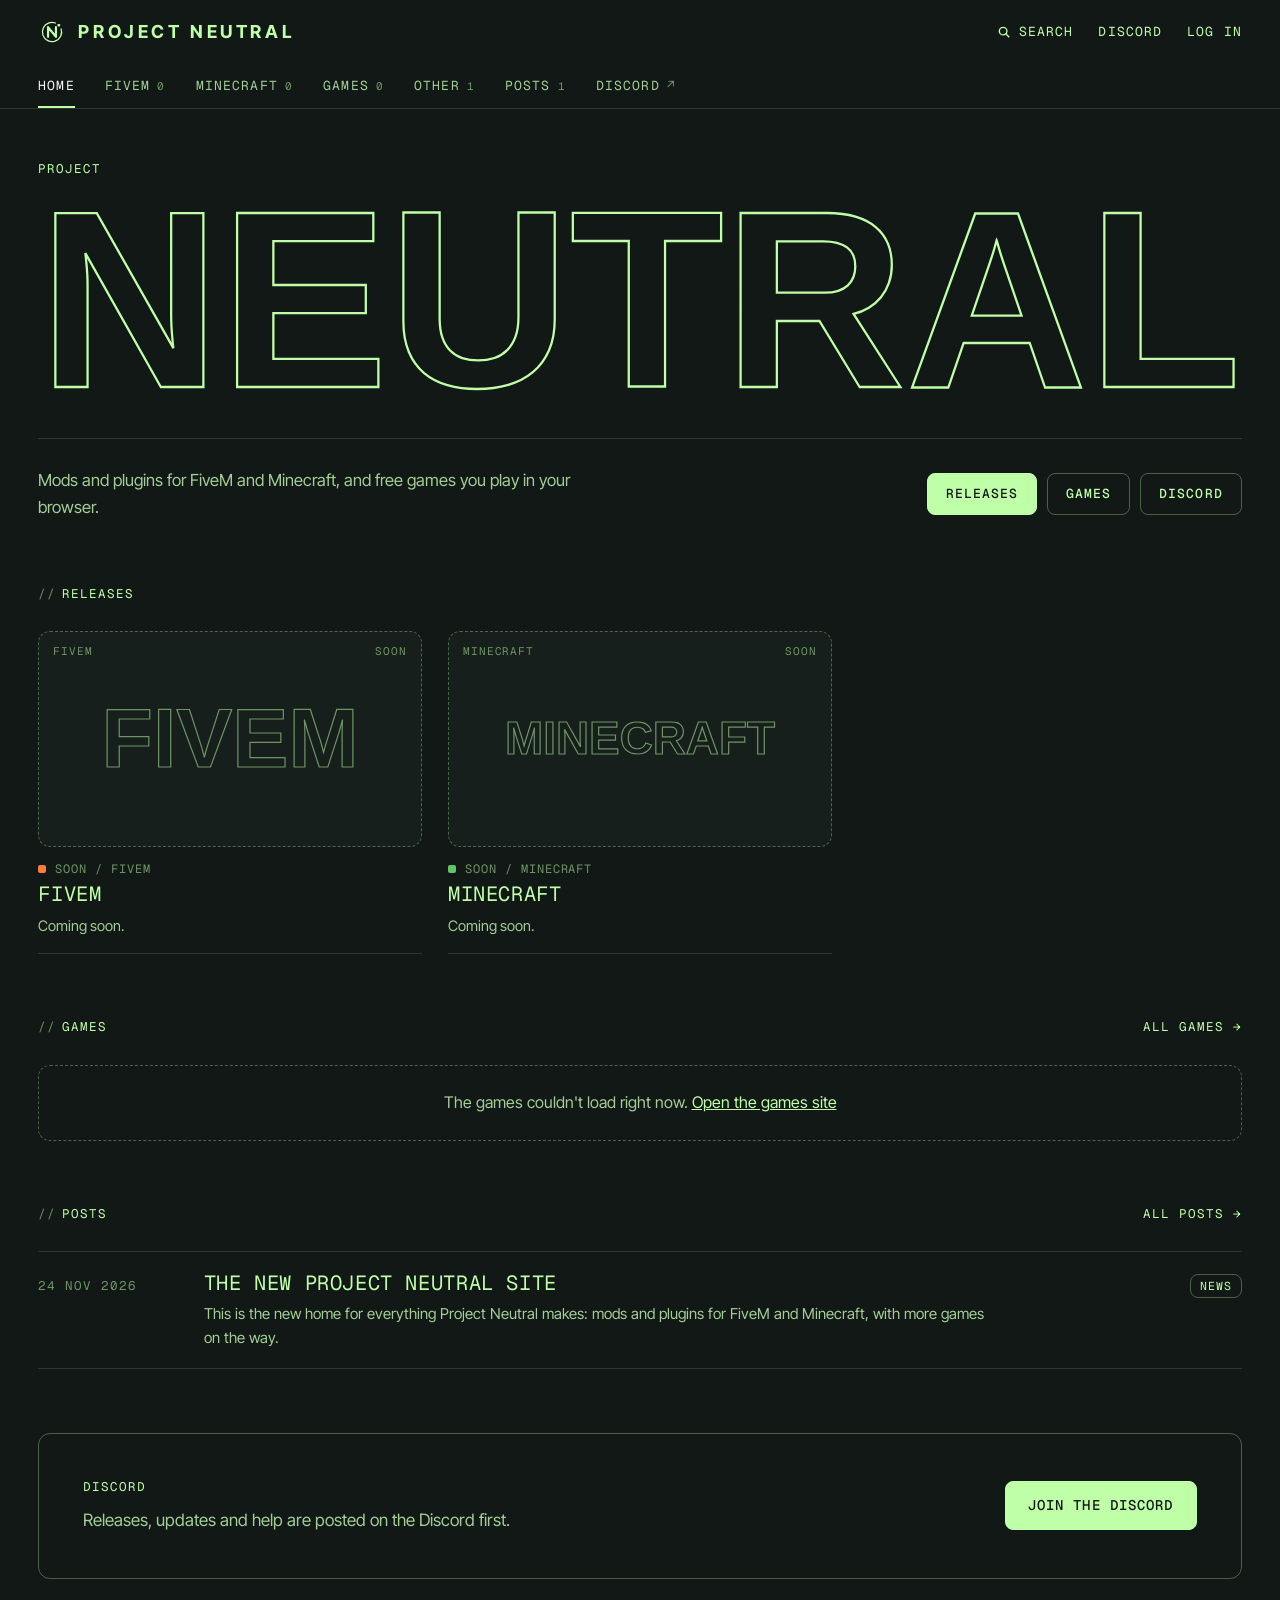
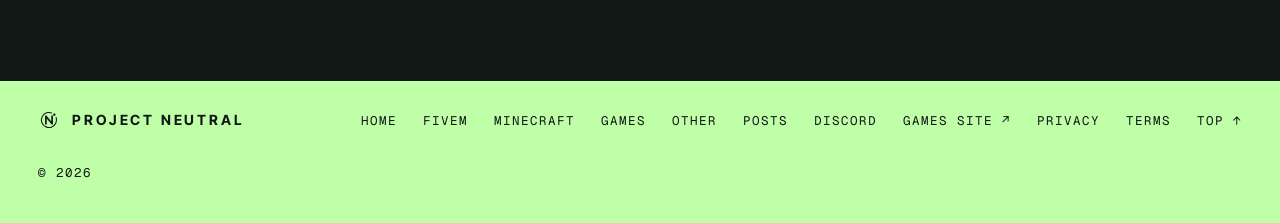
<file: index.html>
<!doctype html>
<html lang="en" data-root="./" data-invite="w8rbDzm6S9" data-games="https://v13games.github.io/">
<head>
<meta charset="utf-8">
<meta name="viewport" content="width=device-width,initial-scale=1,viewport-fit=cover">
<title>Project Neutral</title>
<meta name="description" content="Mods, plugins and games for FiveM, Minecraft and more, made by Project Neutral.">
<meta name="theme-color" content="#111816">
<meta property="og:type" content="website">
<meta property="og:site_name" content="Project Neutral">
<meta property="og:title" content="Project Neutral">
<meta property="og:description" content="Mods, plugins and games for FiveM, Minecraft and more, made by Project Neutral.">
<meta property="og:url" content="https://v13games.github.io/mods/">
<meta property="og:image" content="https://v13games.github.io/mods/images/brand/banner.png">
<meta name="twitter:card" content="summary_large_image">
<link rel="icon" href="data:image/svg+xml,%3Csvg%20xmlns%3D%22http%3A%2F%2Fwww.w3.org%2F2000%2Fsvg%22%20class%3D%22%22%20width%3D%2264%22%20height%3D%2264%22%20viewBox%3D%220%200%2064%2064%22%20aria-hidden%3D%22true%22%3E%3Crect%20width%3D%2264%22%20height%3D%2264%22%20rx%3D%2216%22%20fill%3D%22%23111816%22%2F%3E%3Ccircle%20cx%3D%2232%22%20cy%3D%2232%22%20r%3D%2222%22%20fill%3D%22none%22%20stroke%3D%22%23bfffa8%22%20stroke-width%3D%224.5%22%20stroke-linecap%3D%22round%22%20stroke-dasharray%3D%22118.2%2020%22%20transform%3D%22rotate(-19%2032%2032)%22%2F%3E%3Crect%20x%3D%2243.81%22%20y%3D%2212.69%22%20width%3D%227.5%22%20height%3D%227.5%22%20rx%3D%221.875%22%20fill%3D%22%23bfffa8%22%2F%3E%3Cpath%20d%3D%22M23%2043V21l18%2022V21%22%20fill%3D%22none%22%20stroke%3D%22%23bfffa8%22%20stroke-width%3D%226.5%22%20stroke-linecap%3D%22round%22%20stroke-linejoin%3D%22round%22%2F%3E%3C%2Fsvg%3E">
<link rel="apple-touch-icon" href="images/brand/icon-512.png">
<link rel="preconnect" href="https://fonts.googleapis.com">
<link rel="preconnect" href="https://fonts.gstatic.com" crossorigin>
<link rel="stylesheet" href="https://fonts.googleapis.com/css2?family=Geist+Mono:wght@200;400;500;700&family=Inter+Tight:wght@400;500;700&display=swap">
<link rel="stylesheet" href="site.css">
</head>
<body>
  <!-- This page is made by build.js from the files in the content folder. Change those, not this. -->
  <header class="wrap nav">
    <a class="brand" href="./"><svg xmlns="http://www.w3.org/2000/svg" class="mark" width="28" height="28" viewBox="0 0 64 64" aria-hidden="true"><circle cx="32" cy="32" r="22" fill="none" stroke="currentColor" stroke-width="3" stroke-linecap="round" stroke-dasharray="118.2 20" transform="rotate(-19 32 32)"/><rect x="44.56" y="13.44" width="6" height="6" rx="1.5" fill="currentColor"/><path d="M23 43V21l18 22V21" fill="none" stroke="currentColor" stroke-width="5" stroke-linecap="round" stroke-linejoin="round"/></svg><span>Project Neutral</span></a>
    <div class="nav-links">
      <button type="button" class="search-btn" data-search aria-label="Search (press /)"><svg width="14" height="14" viewBox="0 0 24 24" aria-hidden="true"><path d="M10.5 17a6.5 6.5 0 1 0 0-13 6.5 6.5 0 0 0 0 13ZM15.5 15.5 21 21" fill="none" stroke="currentColor" stroke-width="2.4"/></svg><span class="wide-only">Search</span></button>
      <a class="wide-only" href="https://discord.gg/w8rbDzm6S9">Discord</a>
      <a href="admin/" data-admin-link hidden>Admin</a>
      <a href="account/" data-account-link>Log in</a>
    </div>
  </header>
  <nav class="tabs-bar" aria-label="Sections">
    <div class="wrap tabs">
      <a class="tab" href="./" aria-current="page">Home</a>
      <a class="tab" href="fivem/">FiveM <span>0</span></a>
      <a class="tab" href="minecraft/">Minecraft <span>0</span></a>
      <a class="tab" href="games/">Games <span data-games-count hidden></span></a>
      <a class="tab" href="other/">Other <span>1</span></a>
      <a class="tab" href="posts/">Posts <span>1</span></a>
      <a class="tab ext" href="https://discord.gg/w8rbDzm6S9">Discord</a>
    </div>
  </nav>
  <main>
    <section class="wrap intro" aria-label="Project Neutral">
      <p class="label">Project</p>
      <h1 class="giant"><span class="sr-only">Project Neutral</span><span data-fit aria-hidden="true" style="--len:7">Neutral</span></h1>
      <div class="intro-row">
        <p>Mods and plugins for FiveM and Minecraft, and free games you play in your browser.</p>
        <div class="play-row">
          <a class="btn" href="#releases">Releases</a>
          <a class="btn ghost" href="games/">Games</a>
          <a class="btn ghost" href="https://discord.gg/w8rbDzm6S9">Discord</a>
        </div>
      </div>
    </section>

    <section class="wrap section" id="releases" aria-labelledby="releases-title">
      <div class="title-row">
        <h2 id="releases-title"><span>//</span>Releases</h2>
        <div class="chips" role="group" aria-label="Filter">
          <button type="button" class="chip tag-chip" id="tag-chip" hidden>#<b></b> <i aria-hidden="true">×</i></button>
        </div>
      </div>
      <div class="grid" data-filter-grid>
        <article class="card soon" data-genre="FiveM" data-tags="" style="--game:#ff7a3d">
          <div class="frame gen" aria-hidden="true"><i>FiveM</i><i>Soon</i><b style="font-size:22cqi">FiveM</b></div>
          <div class="meta">
            <span class="no">Soon / FiveM</span>
            <h3><a class="card-link" href="fivem/">FiveM</a></h3>
            <p class="sum">Coming soon.</p>
          </div>
        </article>
        <article class="card soon" data-genre="Minecraft" data-tags="" style="--game:#62c46a">
          <div class="frame gen" aria-hidden="true"><i>Minecraft</i><i>Soon</i><b style="font-size:12cqi">Minecraft</b></div>
          <div class="meta">
            <span class="no">Soon / Minecraft</span>
            <h3><a class="card-link" href="minecraft/">Minecraft</a></h3>
            <p class="sum">Coming soon.</p>
          </div>
        </article>
      </div>
      <div class="empty" id="empty" hidden>
        <p class="label">Nothing has that tag yet.</p>
        <button type="button" class="btn ghost" id="show-all">Show everything</button>
      </div>
    </section>

    <section class="wrap section" aria-labelledby="games-title">
      <div class="title-row">
        <h2 id="games-title"><span>//</span>Games</h2>
        <a class="see-all label" href="games/">All games &rarr;</a>
      </div>
      <div class="strip" data-games-list="8">
        <div class="card skel" aria-hidden="true"><div class="frame"></div><div class="meta"><span class="no">Loading</span><h3>&nbsp;</h3></div></div>
        <div class="card skel" aria-hidden="true"><div class="frame"></div><div class="meta"><span class="no">Loading</span><h3>&nbsp;</h3></div></div>
        <div class="card skel" aria-hidden="true"><div class="frame"></div><div class="meta"><span class="no">Loading</span><h3>&nbsp;</h3></div></div>
        <div class="card skel" aria-hidden="true"><div class="frame"></div><div class="meta"><span class="no">Loading</span><h3>&nbsp;</h3></div></div>
      </div>
      <p class="games-fail" hidden>The games couldn't load right now. <a href="https://v13games.github.io/">Open the games site</a></p>
    </section>

    <section class="wrap section" id="posts" aria-labelledby="posts-title">
      <div class="title-row">
        <h2 id="posts-title"><span>//</span>Posts</h2>
        <a class="see-all label" href="posts/">All posts &rarr;</a>
      </div>
      <ol class="feed">
        <li><a class="feed-row" href="posts/new-site/"><span class="feed-date">24 Nov 2026</span><span class="feed-text"><b>The new Project Neutral site</b><span>This is the new home for everything Project Neutral makes: mods and plugins for FiveM and Minecraft, with more games on the way.</span></span><span class="feed-tag">News</span></a></li>
      </ol>
    </section>

    <section class="wrap section" id="discord" aria-labelledby="discord-title">
      <div class="join-box">
        <div>
          <h2 class="label" id="discord-title">Discord</h2>
          <p>Releases, updates and help are posted on the Discord first.</p>
          <p class="stats" data-online hidden><span><b data-n="online">0</b> online</span><span><b data-n="members">0</b> members</span></p>
        </div>
        <a class="btn big" href="https://discord.gg/w8rbDzm6S9">Join the Discord</a>
      </div>
    </section>
  </main>

  <footer class="foot">
    <div class="wrap foot-top">
      <p class="foot-brand"><svg xmlns="http://www.w3.org/2000/svg" class="mark" width="22" height="22" viewBox="0 0 64 64" aria-hidden="true"><circle cx="32" cy="32" r="22" fill="none" stroke="currentColor" stroke-width="3" stroke-linecap="round" stroke-dasharray="118.2 20" transform="rotate(-19 32 32)"/><rect x="44.56" y="13.44" width="6" height="6" rx="1.5" fill="currentColor"/><path d="M23 43V21l18 22V21" fill="none" stroke="currentColor" stroke-width="5" stroke-linecap="round" stroke-linejoin="round"/></svg>Project Neutral</p>
      <nav class="foot-links" aria-label="More">
        <a href="./">Home</a>
        <a href="fivem/">FiveM</a>
        <a href="minecraft/">Minecraft</a>
        <a href="games/">Games</a>
        <a href="other/">Other</a>
        <a href="posts/">Posts</a>
        <a href="https://discord.gg/w8rbDzm6S9">Discord</a>
        <a href="https://v13games.github.io/">Games site ↗</a>
        <a href="privacy/">Privacy</a>
        <a href="terms/">Terms</a>
        <a href="#">Top ↑</a>
      </nav>
      <p>© 2026</p>
    </div>
  </footer>
  <script src="search-index.js" defer></script>
  <script src="site.js" defer></script>
</body>
</html>
</file>
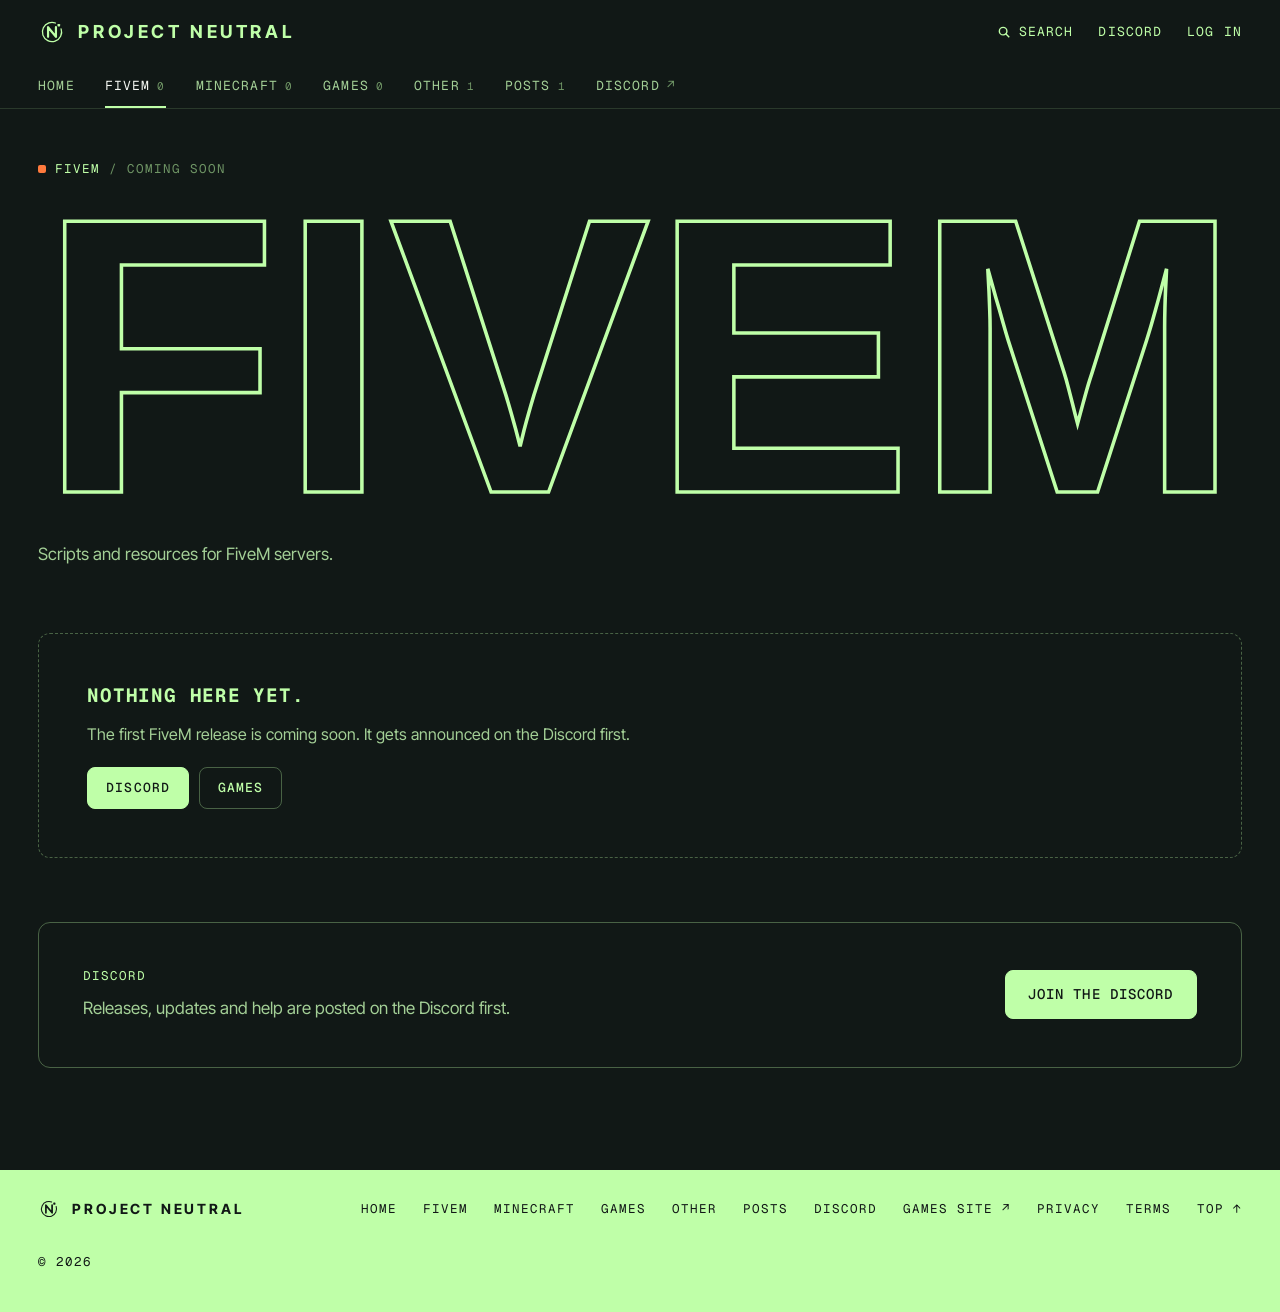
<file: fivem/index.html>
<!doctype html>
<html lang="en" data-root="../" data-invite="w8rbDzm6S9" data-games="https://v13games.github.io/">
<head>
<meta charset="utf-8">
<meta name="viewport" content="width=device-width,initial-scale=1,viewport-fit=cover">
<title>FiveM · Project Neutral</title>
<meta name="description" content="Scripts and resources for FiveM servers. Coming soon from Project Neutral.">
<meta name="theme-color" content="#111816">
<meta property="og:type" content="website">
<meta property="og:site_name" content="Project Neutral">
<meta property="og:title" content="FiveM · Project Neutral">
<meta property="og:description" content="Scripts and resources for FiveM servers. Coming soon from Project Neutral.">
<meta property="og:url" content="https://v13games.github.io/mods/fivem/">
<meta property="og:image" content="https://v13games.github.io/mods/images/brand/banner.png">
<meta name="twitter:card" content="summary_large_image">
<link rel="icon" href="data:image/svg+xml,%3Csvg%20xmlns%3D%22http%3A%2F%2Fwww.w3.org%2F2000%2Fsvg%22%20class%3D%22%22%20width%3D%2264%22%20height%3D%2264%22%20viewBox%3D%220%200%2064%2064%22%20aria-hidden%3D%22true%22%3E%3Crect%20width%3D%2264%22%20height%3D%2264%22%20rx%3D%2216%22%20fill%3D%22%23111816%22%2F%3E%3Ccircle%20cx%3D%2232%22%20cy%3D%2232%22%20r%3D%2222%22%20fill%3D%22none%22%20stroke%3D%22%23bfffa8%22%20stroke-width%3D%224.5%22%20stroke-linecap%3D%22round%22%20stroke-dasharray%3D%22118.2%2020%22%20transform%3D%22rotate(-19%2032%2032)%22%2F%3E%3Crect%20x%3D%2243.81%22%20y%3D%2212.69%22%20width%3D%227.5%22%20height%3D%227.5%22%20rx%3D%221.875%22%20fill%3D%22%23bfffa8%22%2F%3E%3Cpath%20d%3D%22M23%2043V21l18%2022V21%22%20fill%3D%22none%22%20stroke%3D%22%23bfffa8%22%20stroke-width%3D%226.5%22%20stroke-linecap%3D%22round%22%20stroke-linejoin%3D%22round%22%2F%3E%3C%2Fsvg%3E">
<link rel="apple-touch-icon" href="../images/brand/icon-512.png">
<link rel="preconnect" href="https://fonts.googleapis.com">
<link rel="preconnect" href="https://fonts.gstatic.com" crossorigin>
<link rel="stylesheet" href="https://fonts.googleapis.com/css2?family=Geist+Mono:wght@200;400;500;700&family=Inter+Tight:wght@400;500;700&display=swap">
<link rel="stylesheet" href="../site.css">
</head>
<body>
  <!-- This page is made by build.js from the files in the content folder. Change those, not this. -->
  <header class="wrap nav">
    <a class="brand" href="../"><svg xmlns="http://www.w3.org/2000/svg" class="mark" width="28" height="28" viewBox="0 0 64 64" aria-hidden="true"><circle cx="32" cy="32" r="22" fill="none" stroke="currentColor" stroke-width="3" stroke-linecap="round" stroke-dasharray="118.2 20" transform="rotate(-19 32 32)"/><rect x="44.56" y="13.44" width="6" height="6" rx="1.5" fill="currentColor"/><path d="M23 43V21l18 22V21" fill="none" stroke="currentColor" stroke-width="5" stroke-linecap="round" stroke-linejoin="round"/></svg><span>Project Neutral</span></a>
    <div class="nav-links">
      <button type="button" class="search-btn" data-search aria-label="Search (press /)"><svg width="14" height="14" viewBox="0 0 24 24" aria-hidden="true"><path d="M10.5 17a6.5 6.5 0 1 0 0-13 6.5 6.5 0 0 0 0 13ZM15.5 15.5 21 21" fill="none" stroke="currentColor" stroke-width="2.4"/></svg><span class="wide-only">Search</span></button>
      <a class="wide-only" href="https://discord.gg/w8rbDzm6S9">Discord</a>
      <a href="../admin/" data-admin-link hidden>Admin</a>
      <a href="../account/" data-account-link>Log in</a>
    </div>
  </header>
  <nav class="tabs-bar" aria-label="Sections">
    <div class="wrap tabs">
      <a class="tab" href="../">Home</a>
      <a class="tab" href="../fivem/" aria-current="page">FiveM <span>0</span></a>
      <a class="tab" href="../minecraft/">Minecraft <span>0</span></a>
      <a class="tab" href="../games/">Games <span data-games-count hidden></span></a>
      <a class="tab" href="../other/">Other <span>1</span></a>
      <a class="tab" href="../posts/">Posts <span>1</span></a>
      <a class="tab ext" href="https://discord.gg/w8rbDzm6S9">Discord</a>
    </div>
  </nav>
  <main>
    <section class="wrap page-head" style="--game:#ff7a3d">
      <p class="label"><i class="sq" aria-hidden="true"></i>FiveM <span class="dim">/ coming soon</span></p>
      <h1 class="giant"><span data-fit style="--len:5">FiveM</span></h1>
      <p class="page-sub">Scripts and resources for FiveM servers.</p>
      
    </section>
    <section class="wrap section" aria-label="FiveM">
      <div class="soon-box">
        <p class="big-lede">Nothing here yet.</p>
        <p class="note">The first FiveM release is coming soon. It gets announced on the Discord first.</p>
        <div class="play-row">
          <a class="btn" href="https://discord.gg/w8rbDzm6S9">Discord</a>
          <a class="btn ghost" href="../games/">Games</a>
        </div>
      </div>
    </section>
    <section class="wrap section" id="discord" aria-labelledby="discord-title">
      <div class="join-box">
        <div>
          <h2 class="label" id="discord-title">Discord</h2>
          <p>Releases, updates and help are posted on the Discord first.</p>
          <p class="stats" data-online hidden><span><b data-n="online">0</b> online</span><span><b data-n="members">0</b> members</span></p>
        </div>
        <a class="btn big" href="https://discord.gg/w8rbDzm6S9">Join the Discord</a>
      </div>
    </section>
  </main>

  <footer class="foot">
    <div class="wrap foot-top">
      <p class="foot-brand"><svg xmlns="http://www.w3.org/2000/svg" class="mark" width="22" height="22" viewBox="0 0 64 64" aria-hidden="true"><circle cx="32" cy="32" r="22" fill="none" stroke="currentColor" stroke-width="3" stroke-linecap="round" stroke-dasharray="118.2 20" transform="rotate(-19 32 32)"/><rect x="44.56" y="13.44" width="6" height="6" rx="1.5" fill="currentColor"/><path d="M23 43V21l18 22V21" fill="none" stroke="currentColor" stroke-width="5" stroke-linecap="round" stroke-linejoin="round"/></svg>Project Neutral</p>
      <nav class="foot-links" aria-label="More">
        <a href="../">Home</a>
        <a href="../fivem/">FiveM</a>
        <a href="../minecraft/">Minecraft</a>
        <a href="../games/">Games</a>
        <a href="../other/">Other</a>
        <a href="../posts/">Posts</a>
        <a href="https://discord.gg/w8rbDzm6S9">Discord</a>
        <a href="https://v13games.github.io/">Games site ↗</a>
        <a href="../privacy/">Privacy</a>
        <a href="../terms/">Terms</a>
        <a href="#">Top ↑</a>
      </nav>
      <p>© 2026</p>
    </div>
  </footer>
  <script src="../search-index.js" defer></script>
  <script src="../site.js" defer></script>
</body>
</html>
</file>
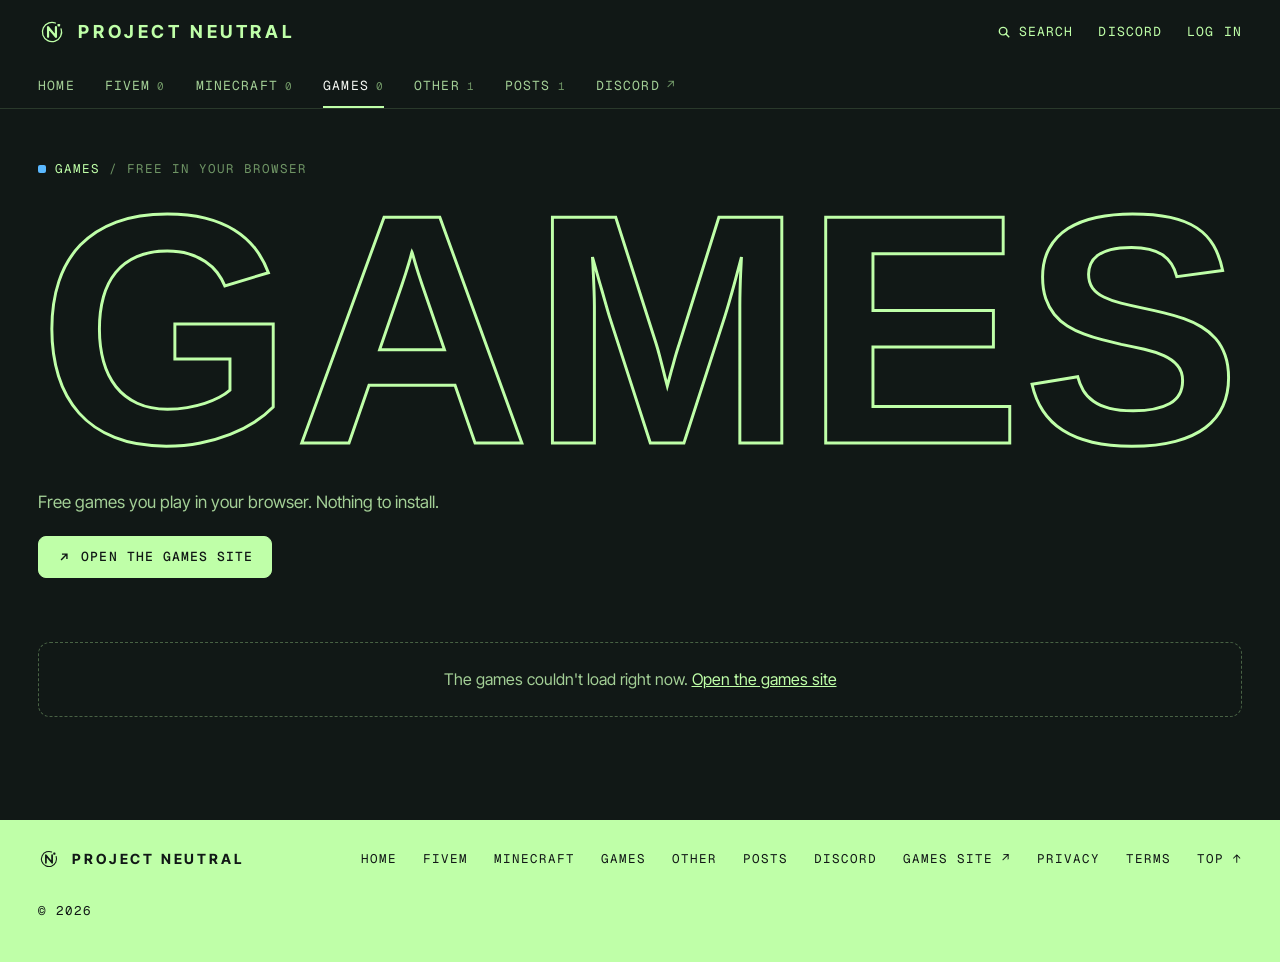
<file: games/index.html>
<!doctype html>
<html lang="en" data-root="../" data-invite="w8rbDzm6S9" data-games="https://v13games.github.io/">
<head>
<meta charset="utf-8">
<meta name="viewport" content="width=device-width,initial-scale=1,viewport-fit=cover">
<title>Games · Project Neutral</title>
<meta name="description" content="Free games from Project Neutral, played right in your browser.">
<meta name="theme-color" content="#111816">
<meta property="og:type" content="website">
<meta property="og:site_name" content="Project Neutral">
<meta property="og:title" content="Games · Project Neutral">
<meta property="og:description" content="Free games from Project Neutral, played right in your browser.">
<meta property="og:url" content="https://v13games.github.io/mods/games/">
<meta property="og:image" content="https://v13games.github.io/mods/images/brand/banner.png">
<meta name="twitter:card" content="summary_large_image">
<link rel="icon" href="data:image/svg+xml,%3Csvg%20xmlns%3D%22http%3A%2F%2Fwww.w3.org%2F2000%2Fsvg%22%20class%3D%22%22%20width%3D%2264%22%20height%3D%2264%22%20viewBox%3D%220%200%2064%2064%22%20aria-hidden%3D%22true%22%3E%3Crect%20width%3D%2264%22%20height%3D%2264%22%20rx%3D%2216%22%20fill%3D%22%23111816%22%2F%3E%3Ccircle%20cx%3D%2232%22%20cy%3D%2232%22%20r%3D%2222%22%20fill%3D%22none%22%20stroke%3D%22%23bfffa8%22%20stroke-width%3D%224.5%22%20stroke-linecap%3D%22round%22%20stroke-dasharray%3D%22118.2%2020%22%20transform%3D%22rotate(-19%2032%2032)%22%2F%3E%3Crect%20x%3D%2243.81%22%20y%3D%2212.69%22%20width%3D%227.5%22%20height%3D%227.5%22%20rx%3D%221.875%22%20fill%3D%22%23bfffa8%22%2F%3E%3Cpath%20d%3D%22M23%2043V21l18%2022V21%22%20fill%3D%22none%22%20stroke%3D%22%23bfffa8%22%20stroke-width%3D%226.5%22%20stroke-linecap%3D%22round%22%20stroke-linejoin%3D%22round%22%2F%3E%3C%2Fsvg%3E">
<link rel="apple-touch-icon" href="../images/brand/icon-512.png">
<link rel="preconnect" href="https://fonts.googleapis.com">
<link rel="preconnect" href="https://fonts.gstatic.com" crossorigin>
<link rel="stylesheet" href="https://fonts.googleapis.com/css2?family=Geist+Mono:wght@200;400;500;700&family=Inter+Tight:wght@400;500;700&display=swap">
<link rel="stylesheet" href="../site.css">
</head>
<body>
  <!-- This page is made by build.js from the files in the content folder. Change those, not this. -->
  <header class="wrap nav">
    <a class="brand" href="../"><svg xmlns="http://www.w3.org/2000/svg" class="mark" width="28" height="28" viewBox="0 0 64 64" aria-hidden="true"><circle cx="32" cy="32" r="22" fill="none" stroke="currentColor" stroke-width="3" stroke-linecap="round" stroke-dasharray="118.2 20" transform="rotate(-19 32 32)"/><rect x="44.56" y="13.44" width="6" height="6" rx="1.5" fill="currentColor"/><path d="M23 43V21l18 22V21" fill="none" stroke="currentColor" stroke-width="5" stroke-linecap="round" stroke-linejoin="round"/></svg><span>Project Neutral</span></a>
    <div class="nav-links">
      <button type="button" class="search-btn" data-search aria-label="Search (press /)"><svg width="14" height="14" viewBox="0 0 24 24" aria-hidden="true"><path d="M10.5 17a6.5 6.5 0 1 0 0-13 6.5 6.5 0 0 0 0 13ZM15.5 15.5 21 21" fill="none" stroke="currentColor" stroke-width="2.4"/></svg><span class="wide-only">Search</span></button>
      <a class="wide-only" href="https://discord.gg/w8rbDzm6S9">Discord</a>
      <a href="../admin/" data-admin-link hidden>Admin</a>
      <a href="../account/" data-account-link>Log in</a>
    </div>
  </header>
  <nav class="tabs-bar" aria-label="Sections">
    <div class="wrap tabs">
      <a class="tab" href="../">Home</a>
      <a class="tab" href="../fivem/">FiveM <span>0</span></a>
      <a class="tab" href="../minecraft/">Minecraft <span>0</span></a>
      <a class="tab" href="../games/" aria-current="page">Games <span data-games-count hidden></span></a>
      <a class="tab" href="../other/">Other <span>1</span></a>
      <a class="tab" href="../posts/">Posts <span>1</span></a>
      <a class="tab ext" href="https://discord.gg/w8rbDzm6S9">Discord</a>
    </div>
  </nav>
  <main>
    <section class="wrap page-head" style="--game:#5ab8ff">
      <p class="label"><i class="sq" aria-hidden="true"></i>Games <span class="dim">/ free in your browser</span></p>
      <h1 class="giant"><span data-fit style="--len:5">Games</span></h1>
      <p class="page-sub">Free games you play in your browser. Nothing to install.</p>
      <div class="play-row"><a class="btn" href="https://v13games.github.io/"><svg width="14" height="14" viewBox="0 0 24 24" aria-hidden="true"><path d="M7 17 17 7M8.5 7H17v8.5" fill="none" stroke="currentColor" stroke-width="2.4"/></svg>Open the games site</a></div>
    </section>
    <section class="wrap section" aria-label="All games">
      <div class="grid" data-games-list="all">
        <div class="card skel" aria-hidden="true"><div class="frame"></div><div class="meta"><span class="no">Loading</span><h3>&nbsp;</h3></div></div>
        <div class="card skel" aria-hidden="true"><div class="frame"></div><div class="meta"><span class="no">Loading</span><h3>&nbsp;</h3></div></div>
        <div class="card skel" aria-hidden="true"><div class="frame"></div><div class="meta"><span class="no">Loading</span><h3>&nbsp;</h3></div></div>
        <div class="card skel" aria-hidden="true"><div class="frame"></div><div class="meta"><span class="no">Loading</span><h3>&nbsp;</h3></div></div>
        <div class="card skel" aria-hidden="true"><div class="frame"></div><div class="meta"><span class="no">Loading</span><h3>&nbsp;</h3></div></div>
        <div class="card skel" aria-hidden="true"><div class="frame"></div><div class="meta"><span class="no">Loading</span><h3>&nbsp;</h3></div></div>
      </div>
      <p class="games-fail" hidden>The games couldn't load right now. <a href="https://v13games.github.io/">Open the games site</a></p>
    </section>
  </main>

  <footer class="foot">
    <div class="wrap foot-top">
      <p class="foot-brand"><svg xmlns="http://www.w3.org/2000/svg" class="mark" width="22" height="22" viewBox="0 0 64 64" aria-hidden="true"><circle cx="32" cy="32" r="22" fill="none" stroke="currentColor" stroke-width="3" stroke-linecap="round" stroke-dasharray="118.2 20" transform="rotate(-19 32 32)"/><rect x="44.56" y="13.44" width="6" height="6" rx="1.5" fill="currentColor"/><path d="M23 43V21l18 22V21" fill="none" stroke="currentColor" stroke-width="5" stroke-linecap="round" stroke-linejoin="round"/></svg>Project Neutral</p>
      <nav class="foot-links" aria-label="More">
        <a href="../">Home</a>
        <a href="../fivem/">FiveM</a>
        <a href="../minecraft/">Minecraft</a>
        <a href="../games/">Games</a>
        <a href="../other/">Other</a>
        <a href="../posts/">Posts</a>
        <a href="https://discord.gg/w8rbDzm6S9">Discord</a>
        <a href="https://v13games.github.io/">Games site ↗</a>
        <a href="../privacy/">Privacy</a>
        <a href="../terms/">Terms</a>
        <a href="#">Top ↑</a>
      </nav>
      <p>© 2026</p>
    </div>
  </footer>
  <script src="../search-index.js" defer></script>
  <script src="../site.js" defer></script>
</body>
</html>
</file>
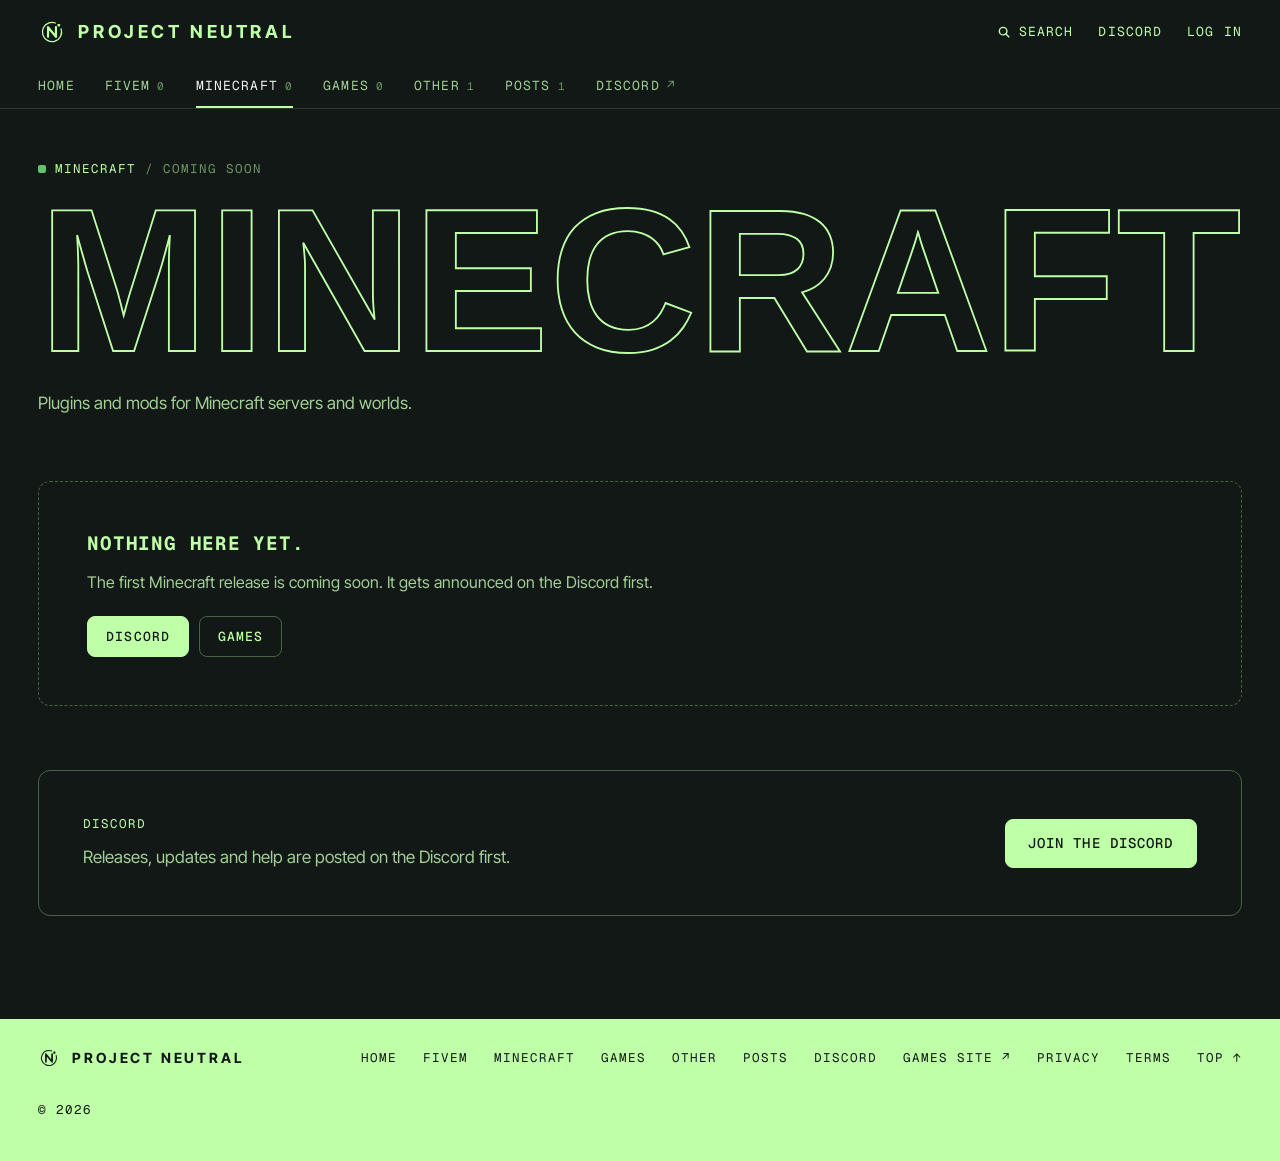
<file: minecraft/index.html>
<!doctype html>
<html lang="en" data-root="../" data-invite="w8rbDzm6S9" data-games="https://v13games.github.io/">
<head>
<meta charset="utf-8">
<meta name="viewport" content="width=device-width,initial-scale=1,viewport-fit=cover">
<title>Minecraft · Project Neutral</title>
<meta name="description" content="Plugins and mods for Minecraft servers and worlds. Coming soon from Project Neutral.">
<meta name="theme-color" content="#111816">
<meta property="og:type" content="website">
<meta property="og:site_name" content="Project Neutral">
<meta property="og:title" content="Minecraft · Project Neutral">
<meta property="og:description" content="Plugins and mods for Minecraft servers and worlds. Coming soon from Project Neutral.">
<meta property="og:url" content="https://v13games.github.io/mods/minecraft/">
<meta property="og:image" content="https://v13games.github.io/mods/images/brand/banner.png">
<meta name="twitter:card" content="summary_large_image">
<link rel="icon" href="data:image/svg+xml,%3Csvg%20xmlns%3D%22http%3A%2F%2Fwww.w3.org%2F2000%2Fsvg%22%20class%3D%22%22%20width%3D%2264%22%20height%3D%2264%22%20viewBox%3D%220%200%2064%2064%22%20aria-hidden%3D%22true%22%3E%3Crect%20width%3D%2264%22%20height%3D%2264%22%20rx%3D%2216%22%20fill%3D%22%23111816%22%2F%3E%3Ccircle%20cx%3D%2232%22%20cy%3D%2232%22%20r%3D%2222%22%20fill%3D%22none%22%20stroke%3D%22%23bfffa8%22%20stroke-width%3D%224.5%22%20stroke-linecap%3D%22round%22%20stroke-dasharray%3D%22118.2%2020%22%20transform%3D%22rotate(-19%2032%2032)%22%2F%3E%3Crect%20x%3D%2243.81%22%20y%3D%2212.69%22%20width%3D%227.5%22%20height%3D%227.5%22%20rx%3D%221.875%22%20fill%3D%22%23bfffa8%22%2F%3E%3Cpath%20d%3D%22M23%2043V21l18%2022V21%22%20fill%3D%22none%22%20stroke%3D%22%23bfffa8%22%20stroke-width%3D%226.5%22%20stroke-linecap%3D%22round%22%20stroke-linejoin%3D%22round%22%2F%3E%3C%2Fsvg%3E">
<link rel="apple-touch-icon" href="../images/brand/icon-512.png">
<link rel="preconnect" href="https://fonts.googleapis.com">
<link rel="preconnect" href="https://fonts.gstatic.com" crossorigin>
<link rel="stylesheet" href="https://fonts.googleapis.com/css2?family=Geist+Mono:wght@200;400;500;700&family=Inter+Tight:wght@400;500;700&display=swap">
<link rel="stylesheet" href="../site.css">
</head>
<body>
  <!-- This page is made by build.js from the files in the content folder. Change those, not this. -->
  <header class="wrap nav">
    <a class="brand" href="../"><svg xmlns="http://www.w3.org/2000/svg" class="mark" width="28" height="28" viewBox="0 0 64 64" aria-hidden="true"><circle cx="32" cy="32" r="22" fill="none" stroke="currentColor" stroke-width="3" stroke-linecap="round" stroke-dasharray="118.2 20" transform="rotate(-19 32 32)"/><rect x="44.56" y="13.44" width="6" height="6" rx="1.5" fill="currentColor"/><path d="M23 43V21l18 22V21" fill="none" stroke="currentColor" stroke-width="5" stroke-linecap="round" stroke-linejoin="round"/></svg><span>Project Neutral</span></a>
    <div class="nav-links">
      <button type="button" class="search-btn" data-search aria-label="Search (press /)"><svg width="14" height="14" viewBox="0 0 24 24" aria-hidden="true"><path d="M10.5 17a6.5 6.5 0 1 0 0-13 6.5 6.5 0 0 0 0 13ZM15.5 15.5 21 21" fill="none" stroke="currentColor" stroke-width="2.4"/></svg><span class="wide-only">Search</span></button>
      <a class="wide-only" href="https://discord.gg/w8rbDzm6S9">Discord</a>
      <a href="../admin/" data-admin-link hidden>Admin</a>
      <a href="../account/" data-account-link>Log in</a>
    </div>
  </header>
  <nav class="tabs-bar" aria-label="Sections">
    <div class="wrap tabs">
      <a class="tab" href="../">Home</a>
      <a class="tab" href="../fivem/">FiveM <span>0</span></a>
      <a class="tab" href="../minecraft/" aria-current="page">Minecraft <span>0</span></a>
      <a class="tab" href="../games/">Games <span data-games-count hidden></span></a>
      <a class="tab" href="../other/">Other <span>1</span></a>
      <a class="tab" href="../posts/">Posts <span>1</span></a>
      <a class="tab ext" href="https://discord.gg/w8rbDzm6S9">Discord</a>
    </div>
  </nav>
  <main>
    <section class="wrap page-head" style="--game:#62c46a">
      <p class="label"><i class="sq" aria-hidden="true"></i>Minecraft <span class="dim">/ coming soon</span></p>
      <h1 class="giant"><span data-fit style="--len:9">Minecraft</span></h1>
      <p class="page-sub">Plugins and mods for Minecraft servers and worlds.</p>
      
    </section>
    <section class="wrap section" aria-label="Minecraft">
      <div class="soon-box">
        <p class="big-lede">Nothing here yet.</p>
        <p class="note">The first Minecraft release is coming soon. It gets announced on the Discord first.</p>
        <div class="play-row">
          <a class="btn" href="https://discord.gg/w8rbDzm6S9">Discord</a>
          <a class="btn ghost" href="../games/">Games</a>
        </div>
      </div>
    </section>
    <section class="wrap section" id="discord" aria-labelledby="discord-title">
      <div class="join-box">
        <div>
          <h2 class="label" id="discord-title">Discord</h2>
          <p>Releases, updates and help are posted on the Discord first.</p>
          <p class="stats" data-online hidden><span><b data-n="online">0</b> online</span><span><b data-n="members">0</b> members</span></p>
        </div>
        <a class="btn big" href="https://discord.gg/w8rbDzm6S9">Join the Discord</a>
      </div>
    </section>
  </main>

  <footer class="foot">
    <div class="wrap foot-top">
      <p class="foot-brand"><svg xmlns="http://www.w3.org/2000/svg" class="mark" width="22" height="22" viewBox="0 0 64 64" aria-hidden="true"><circle cx="32" cy="32" r="22" fill="none" stroke="currentColor" stroke-width="3" stroke-linecap="round" stroke-dasharray="118.2 20" transform="rotate(-19 32 32)"/><rect x="44.56" y="13.44" width="6" height="6" rx="1.5" fill="currentColor"/><path d="M23 43V21l18 22V21" fill="none" stroke="currentColor" stroke-width="5" stroke-linecap="round" stroke-linejoin="round"/></svg>Project Neutral</p>
      <nav class="foot-links" aria-label="More">
        <a href="../">Home</a>
        <a href="../fivem/">FiveM</a>
        <a href="../minecraft/">Minecraft</a>
        <a href="../games/">Games</a>
        <a href="../other/">Other</a>
        <a href="../posts/">Posts</a>
        <a href="https://discord.gg/w8rbDzm6S9">Discord</a>
        <a href="https://v13games.github.io/">Games site ↗</a>
        <a href="../privacy/">Privacy</a>
        <a href="../terms/">Terms</a>
        <a href="#">Top ↑</a>
      </nav>
      <p>© 2026</p>
    </div>
  </footer>
  <script src="../search-index.js" defer></script>
  <script src="../site.js" defer></script>
</body>
</html>
</file>
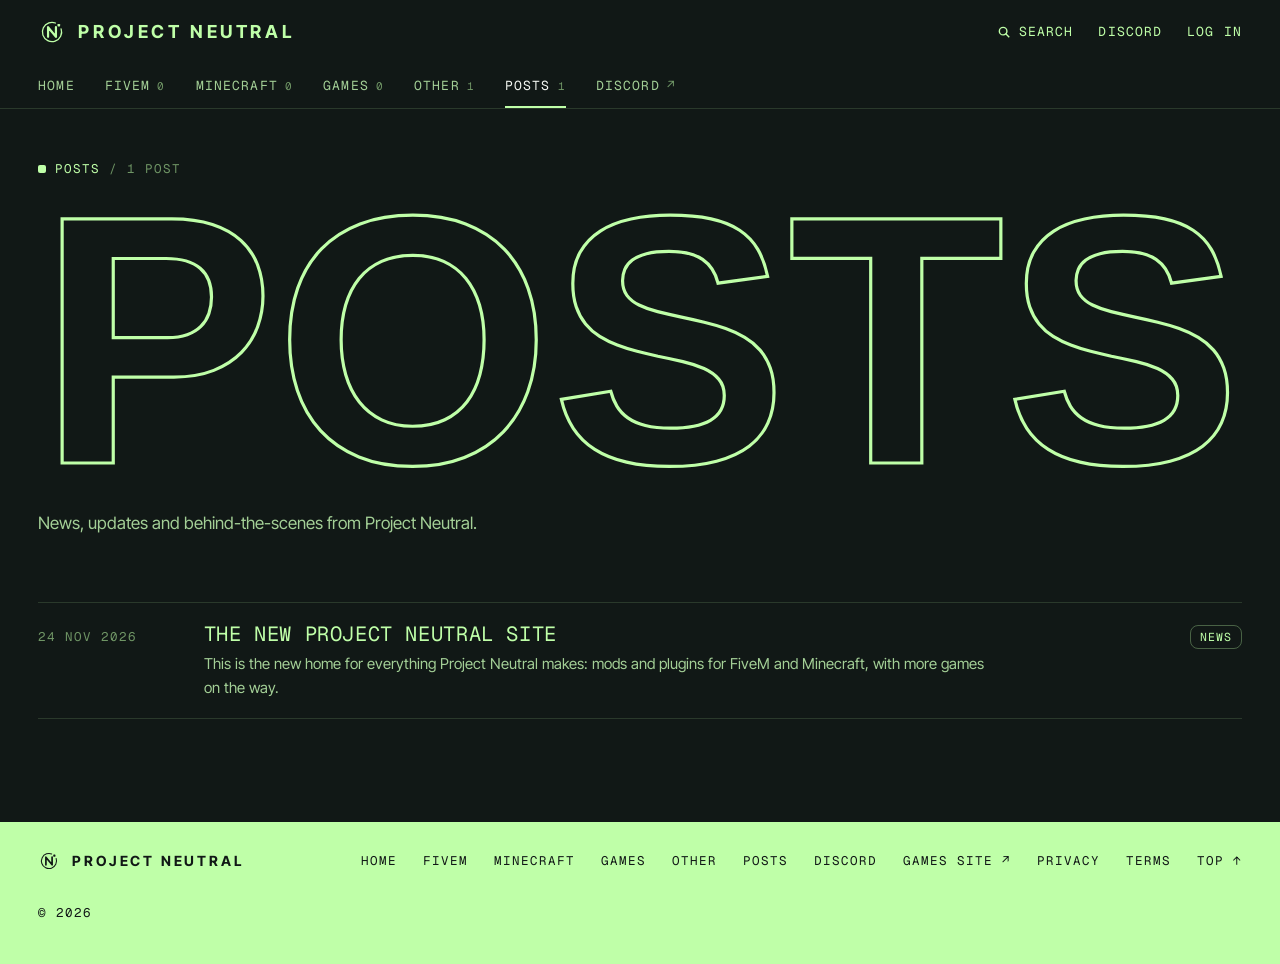
<file: posts/index.html>
<!doctype html>
<html lang="en" data-root="../" data-invite="w8rbDzm6S9" data-games="https://v13games.github.io/">
<head>
<meta charset="utf-8">
<meta name="viewport" content="width=device-width,initial-scale=1,viewport-fit=cover">
<title>Posts · Project Neutral</title>
<meta name="description" content="News and updates from Project Neutral.">
<meta name="theme-color" content="#111816">
<meta property="og:type" content="website">
<meta property="og:site_name" content="Project Neutral">
<meta property="og:title" content="Posts · Project Neutral">
<meta property="og:description" content="News and updates from Project Neutral.">
<meta property="og:url" content="https://v13games.github.io/mods/posts/">
<meta property="og:image" content="https://v13games.github.io/mods/images/brand/banner.png">
<meta name="twitter:card" content="summary_large_image">
<link rel="icon" href="data:image/svg+xml,%3Csvg%20xmlns%3D%22http%3A%2F%2Fwww.w3.org%2F2000%2Fsvg%22%20class%3D%22%22%20width%3D%2264%22%20height%3D%2264%22%20viewBox%3D%220%200%2064%2064%22%20aria-hidden%3D%22true%22%3E%3Crect%20width%3D%2264%22%20height%3D%2264%22%20rx%3D%2216%22%20fill%3D%22%23111816%22%2F%3E%3Ccircle%20cx%3D%2232%22%20cy%3D%2232%22%20r%3D%2222%22%20fill%3D%22none%22%20stroke%3D%22%23bfffa8%22%20stroke-width%3D%224.5%22%20stroke-linecap%3D%22round%22%20stroke-dasharray%3D%22118.2%2020%22%20transform%3D%22rotate(-19%2032%2032)%22%2F%3E%3Crect%20x%3D%2243.81%22%20y%3D%2212.69%22%20width%3D%227.5%22%20height%3D%227.5%22%20rx%3D%221.875%22%20fill%3D%22%23bfffa8%22%2F%3E%3Cpath%20d%3D%22M23%2043V21l18%2022V21%22%20fill%3D%22none%22%20stroke%3D%22%23bfffa8%22%20stroke-width%3D%226.5%22%20stroke-linecap%3D%22round%22%20stroke-linejoin%3D%22round%22%2F%3E%3C%2Fsvg%3E">
<link rel="apple-touch-icon" href="../images/brand/icon-512.png">
<link rel="preconnect" href="https://fonts.googleapis.com">
<link rel="preconnect" href="https://fonts.gstatic.com" crossorigin>
<link rel="stylesheet" href="https://fonts.googleapis.com/css2?family=Geist+Mono:wght@200;400;500;700&family=Inter+Tight:wght@400;500;700&display=swap">
<link rel="stylesheet" href="../site.css">
</head>
<body>
  <!-- This page is made by build.js from the files in the content folder. Change those, not this. -->
  <header class="wrap nav">
    <a class="brand" href="../"><svg xmlns="http://www.w3.org/2000/svg" class="mark" width="28" height="28" viewBox="0 0 64 64" aria-hidden="true"><circle cx="32" cy="32" r="22" fill="none" stroke="currentColor" stroke-width="3" stroke-linecap="round" stroke-dasharray="118.2 20" transform="rotate(-19 32 32)"/><rect x="44.56" y="13.44" width="6" height="6" rx="1.5" fill="currentColor"/><path d="M23 43V21l18 22V21" fill="none" stroke="currentColor" stroke-width="5" stroke-linecap="round" stroke-linejoin="round"/></svg><span>Project Neutral</span></a>
    <div class="nav-links">
      <button type="button" class="search-btn" data-search aria-label="Search (press /)"><svg width="14" height="14" viewBox="0 0 24 24" aria-hidden="true"><path d="M10.5 17a6.5 6.5 0 1 0 0-13 6.5 6.5 0 0 0 0 13ZM15.5 15.5 21 21" fill="none" stroke="currentColor" stroke-width="2.4"/></svg><span class="wide-only">Search</span></button>
      <a class="wide-only" href="https://discord.gg/w8rbDzm6S9">Discord</a>
      <a href="../admin/" data-admin-link hidden>Admin</a>
      <a href="../account/" data-account-link>Log in</a>
    </div>
  </header>
  <nav class="tabs-bar" aria-label="Sections">
    <div class="wrap tabs">
      <a class="tab" href="../">Home</a>
      <a class="tab" href="../fivem/">FiveM <span>0</span></a>
      <a class="tab" href="../minecraft/">Minecraft <span>0</span></a>
      <a class="tab" href="../games/">Games <span data-games-count hidden></span></a>
      <a class="tab" href="../other/">Other <span>1</span></a>
      <a class="tab" href="../posts/" aria-current="page">Posts <span>1</span></a>
      <a class="tab ext" href="https://discord.gg/w8rbDzm6S9">Discord</a>
    </div>
  </nav>
  <main>
    <section class="wrap page-head" style="--game:#bfffa8">
      <p class="label"><i class="sq" aria-hidden="true"></i>Posts <span class="dim">/ 1 post</span></p>
      <h1 class="giant"><span data-fit style="--len:5">Posts</span></h1>
      <p class="page-sub">News, updates and behind-the-scenes from Project Neutral.</p>
      
    </section>
    <section class="wrap section" aria-label="All posts">
      <ol class="feed">
        <li><a class="feed-row" href="../posts/new-site/"><span class="feed-date">24 Nov 2026</span><span class="feed-text"><b>The new Project Neutral site</b><span>This is the new home for everything Project Neutral makes: mods and plugins for FiveM and Minecraft, with more games on the way.</span></span><span class="feed-tag">News</span></a></li>
      </ol>
    </section>
  </main>

  <footer class="foot">
    <div class="wrap foot-top">
      <p class="foot-brand"><svg xmlns="http://www.w3.org/2000/svg" class="mark" width="22" height="22" viewBox="0 0 64 64" aria-hidden="true"><circle cx="32" cy="32" r="22" fill="none" stroke="currentColor" stroke-width="3" stroke-linecap="round" stroke-dasharray="118.2 20" transform="rotate(-19 32 32)"/><rect x="44.56" y="13.44" width="6" height="6" rx="1.5" fill="currentColor"/><path d="M23 43V21l18 22V21" fill="none" stroke="currentColor" stroke-width="5" stroke-linecap="round" stroke-linejoin="round"/></svg>Project Neutral</p>
      <nav class="foot-links" aria-label="More">
        <a href="../">Home</a>
        <a href="../fivem/">FiveM</a>
        <a href="../minecraft/">Minecraft</a>
        <a href="../games/">Games</a>
        <a href="../other/">Other</a>
        <a href="../posts/">Posts</a>
        <a href="https://discord.gg/w8rbDzm6S9">Discord</a>
        <a href="https://v13games.github.io/">Games site ↗</a>
        <a href="../privacy/">Privacy</a>
        <a href="../terms/">Terms</a>
        <a href="#">Top ↑</a>
      </nav>
      <p>© 2026</p>
    </div>
  </footer>
  <script src="../search-index.js" defer></script>
  <script src="../site.js" defer></script>
</body>
</html>
</file>
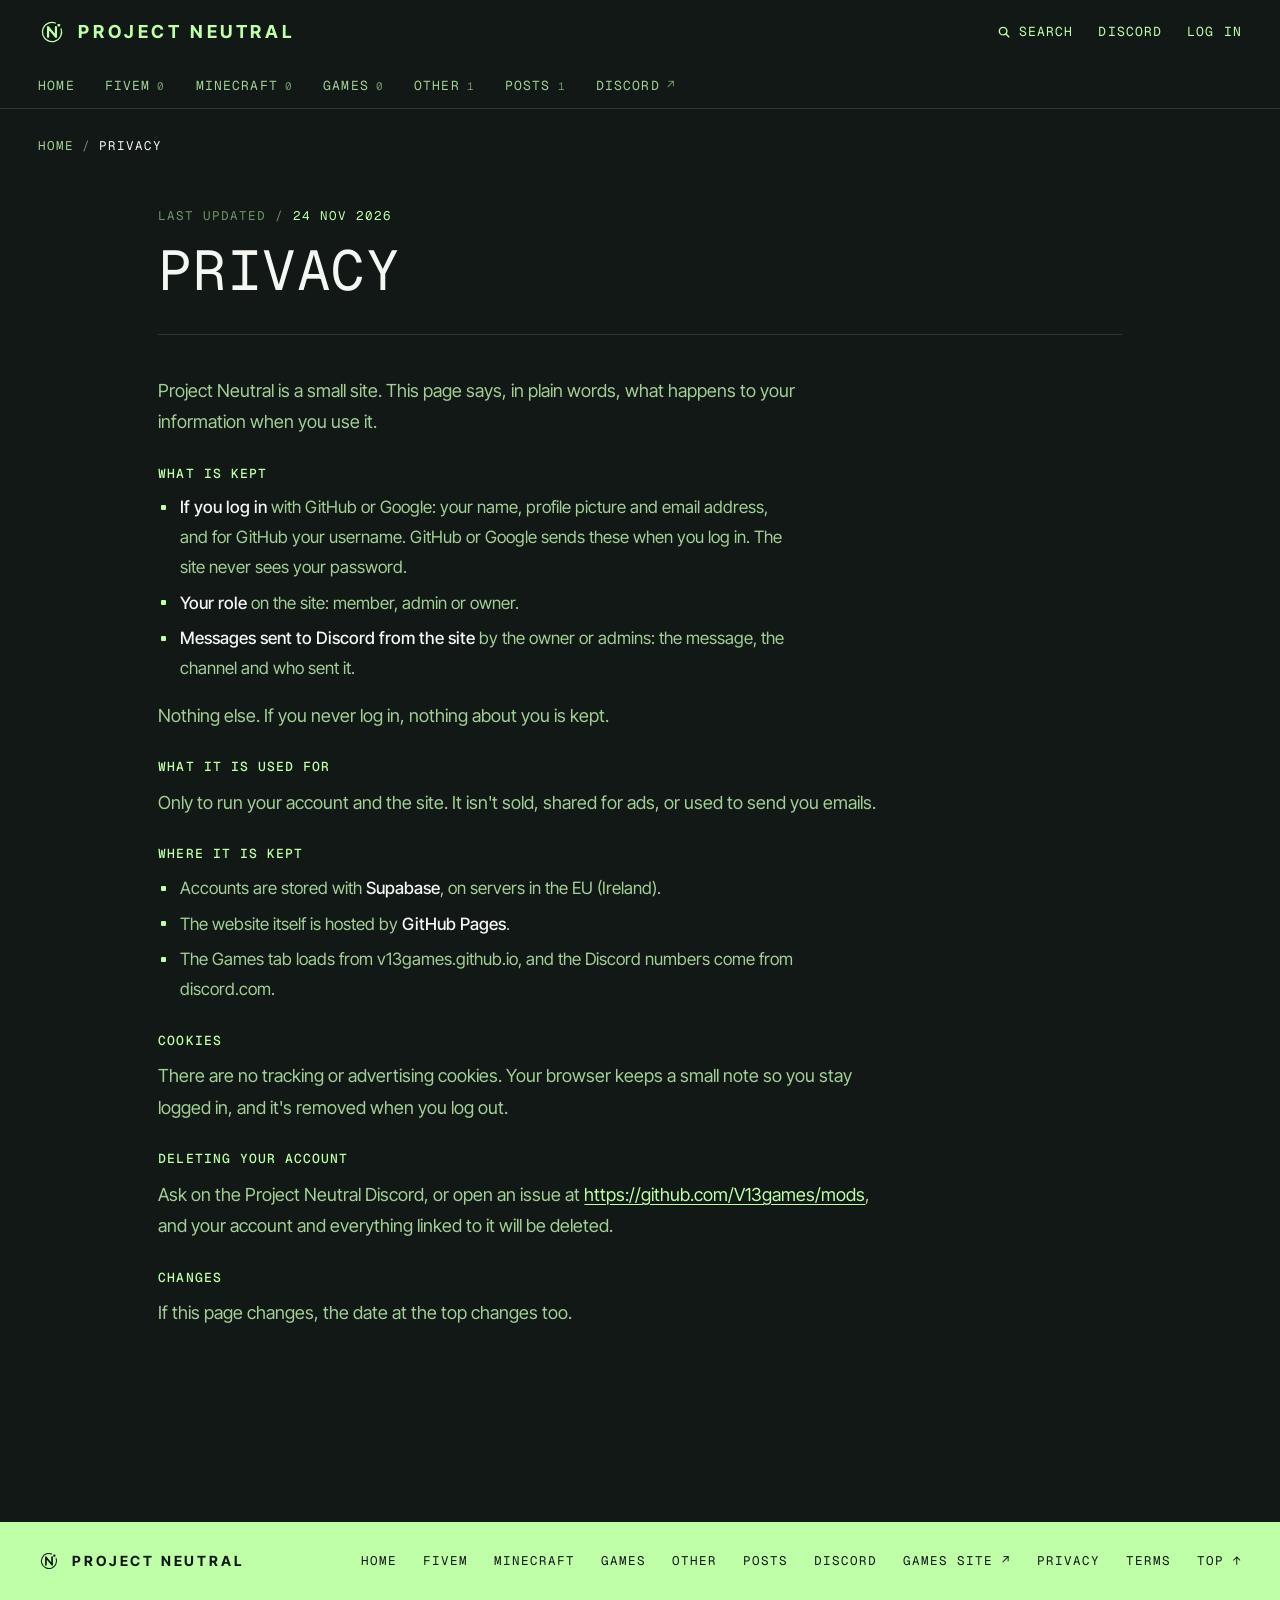
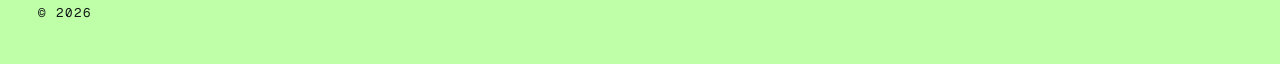
<file: privacy/index.html>
<!doctype html>
<html lang="en" data-root="../" data-invite="w8rbDzm6S9" data-games="https://v13games.github.io/">
<head>
<meta charset="utf-8">
<meta name="viewport" content="width=device-width,initial-scale=1,viewport-fit=cover">
<title>Privacy · Project Neutral</title>
<meta name="description" content="What Project Neutral keeps about you, and why.">
<meta name="theme-color" content="#111816">
<meta property="og:type" content="website">
<meta property="og:site_name" content="Project Neutral">
<meta property="og:title" content="Privacy · Project Neutral">
<meta property="og:description" content="What Project Neutral keeps about you, and why.">
<meta property="og:url" content="https://v13games.github.io/mods/privacy/">
<meta property="og:image" content="https://v13games.github.io/mods/images/brand/banner.png">
<meta name="twitter:card" content="summary_large_image">
<link rel="icon" href="data:image/svg+xml,%3Csvg%20xmlns%3D%22http%3A%2F%2Fwww.w3.org%2F2000%2Fsvg%22%20class%3D%22%22%20width%3D%2264%22%20height%3D%2264%22%20viewBox%3D%220%200%2064%2064%22%20aria-hidden%3D%22true%22%3E%3Crect%20width%3D%2264%22%20height%3D%2264%22%20rx%3D%2216%22%20fill%3D%22%23111816%22%2F%3E%3Ccircle%20cx%3D%2232%22%20cy%3D%2232%22%20r%3D%2222%22%20fill%3D%22none%22%20stroke%3D%22%23bfffa8%22%20stroke-width%3D%224.5%22%20stroke-linecap%3D%22round%22%20stroke-dasharray%3D%22118.2%2020%22%20transform%3D%22rotate(-19%2032%2032)%22%2F%3E%3Crect%20x%3D%2243.81%22%20y%3D%2212.69%22%20width%3D%227.5%22%20height%3D%227.5%22%20rx%3D%221.875%22%20fill%3D%22%23bfffa8%22%2F%3E%3Cpath%20d%3D%22M23%2043V21l18%2022V21%22%20fill%3D%22none%22%20stroke%3D%22%23bfffa8%22%20stroke-width%3D%226.5%22%20stroke-linecap%3D%22round%22%20stroke-linejoin%3D%22round%22%2F%3E%3C%2Fsvg%3E">
<link rel="apple-touch-icon" href="../images/brand/icon-512.png">
<link rel="preconnect" href="https://fonts.googleapis.com">
<link rel="preconnect" href="https://fonts.gstatic.com" crossorigin>
<link rel="stylesheet" href="https://fonts.googleapis.com/css2?family=Geist+Mono:wght@200;400;500;700&family=Inter+Tight:wght@400;500;700&display=swap">
<link rel="stylesheet" href="../site.css">
</head>
<body>
  <!-- This page is made by build.js from the files in the content folder. Change those, not this. -->
  <header class="wrap nav">
    <a class="brand" href="../"><svg xmlns="http://www.w3.org/2000/svg" class="mark" width="28" height="28" viewBox="0 0 64 64" aria-hidden="true"><circle cx="32" cy="32" r="22" fill="none" stroke="currentColor" stroke-width="3" stroke-linecap="round" stroke-dasharray="118.2 20" transform="rotate(-19 32 32)"/><rect x="44.56" y="13.44" width="6" height="6" rx="1.5" fill="currentColor"/><path d="M23 43V21l18 22V21" fill="none" stroke="currentColor" stroke-width="5" stroke-linecap="round" stroke-linejoin="round"/></svg><span>Project Neutral</span></a>
    <div class="nav-links">
      <button type="button" class="search-btn" data-search aria-label="Search (press /)"><svg width="14" height="14" viewBox="0 0 24 24" aria-hidden="true"><path d="M10.5 17a6.5 6.5 0 1 0 0-13 6.5 6.5 0 0 0 0 13ZM15.5 15.5 21 21" fill="none" stroke="currentColor" stroke-width="2.4"/></svg><span class="wide-only">Search</span></button>
      <a class="wide-only" href="https://discord.gg/w8rbDzm6S9">Discord</a>
      <a href="../admin/" data-admin-link hidden>Admin</a>
      <a href="../account/" data-account-link>Log in</a>
    </div>
  </header>
  <nav class="tabs-bar" aria-label="Sections">
    <div class="wrap tabs">
      <a class="tab" href="../">Home</a>
      <a class="tab" href="../fivem/">FiveM <span>0</span></a>
      <a class="tab" href="../minecraft/">Minecraft <span>0</span></a>
      <a class="tab" href="../games/">Games <span data-games-count hidden></span></a>
      <a class="tab" href="../other/">Other <span>1</span></a>
      <a class="tab" href="../posts/">Posts <span>1</span></a>
      <a class="tab ext" href="https://discord.gg/w8rbDzm6S9">Discord</a>
    </div>
  </nav>
  <main>
    <nav class="wrap crumbs label page-crumbs" aria-label="You are here">
      <ol><li><a href="../">Home</a></li><li aria-current="page">Privacy</li></ol>
    </nav>
    <article class="wrap post">
      <header class="post-head">
        <p class="label"><span class="dim">Last updated /</span> 24 Nov 2026</p>
        <h1 class="post-title">Privacy</h1>
      </header>
      <div class="prose">
<p>Project Neutral is a small site. This page says, in plain words, what happens to your information when you use it.</p>
<h3>What is kept</h3>
<ul class="list"><li><strong>If you log in</strong> with GitHub or Google: your name, profile picture and email address, and for GitHub your username. GitHub or Google sends these when you log in. The site never sees your password.</li><li><strong>Your role</strong> on the site: member, admin or owner.</li><li><strong>Messages sent to Discord from the site</strong> by the owner or admins: the message, the channel and who sent it.</li></ul>
<p>Nothing else. If you never log in, nothing about you is kept.</p>
<h3>What it is used for</h3>
<p>Only to run your account and the site. It isn't sold, shared for ads, or used to send you emails.</p>
<h3>Where it is kept</h3>
<ul class="list"><li>Accounts are stored with <strong>Supabase</strong>, on servers in the EU (Ireland).</li><li>The website itself is hosted by <strong>GitHub Pages</strong>.</li><li>The Games tab loads from v13games.github.io, and the Discord numbers come from discord.com.</li></ul>
<h3>Cookies</h3>
<p>There are no tracking or advertising cookies. Your browser keeps a small note so you stay logged in, and it's removed when you log out.</p>
<h3>Deleting your account</h3>
<p>Ask on the Project Neutral Discord, or open an issue at <a href="https://github.com/V13games/mods">https://github.com/V13games/mods</a>, and your account and everything linked to it will be deleted.</p>
<h3>Changes</h3>
<p>If this page changes, the date at the top changes too.</p>
      </div>
    </article>
  </main>

  <footer class="foot">
    <div class="wrap foot-top">
      <p class="foot-brand"><svg xmlns="http://www.w3.org/2000/svg" class="mark" width="22" height="22" viewBox="0 0 64 64" aria-hidden="true"><circle cx="32" cy="32" r="22" fill="none" stroke="currentColor" stroke-width="3" stroke-linecap="round" stroke-dasharray="118.2 20" transform="rotate(-19 32 32)"/><rect x="44.56" y="13.44" width="6" height="6" rx="1.5" fill="currentColor"/><path d="M23 43V21l18 22V21" fill="none" stroke="currentColor" stroke-width="5" stroke-linecap="round" stroke-linejoin="round"/></svg>Project Neutral</p>
      <nav class="foot-links" aria-label="More">
        <a href="../">Home</a>
        <a href="../fivem/">FiveM</a>
        <a href="../minecraft/">Minecraft</a>
        <a href="../games/">Games</a>
        <a href="../other/">Other</a>
        <a href="../posts/">Posts</a>
        <a href="https://discord.gg/w8rbDzm6S9">Discord</a>
        <a href="https://v13games.github.io/">Games site ↗</a>
        <a href="../privacy/">Privacy</a>
        <a href="../terms/">Terms</a>
        <a href="#">Top ↑</a>
      </nav>
      <p>© 2026</p>
    </div>
  </footer>
  <script src="../search-index.js" defer></script>
  <script src="../site.js" defer></script>
</body>
</html>
</file>
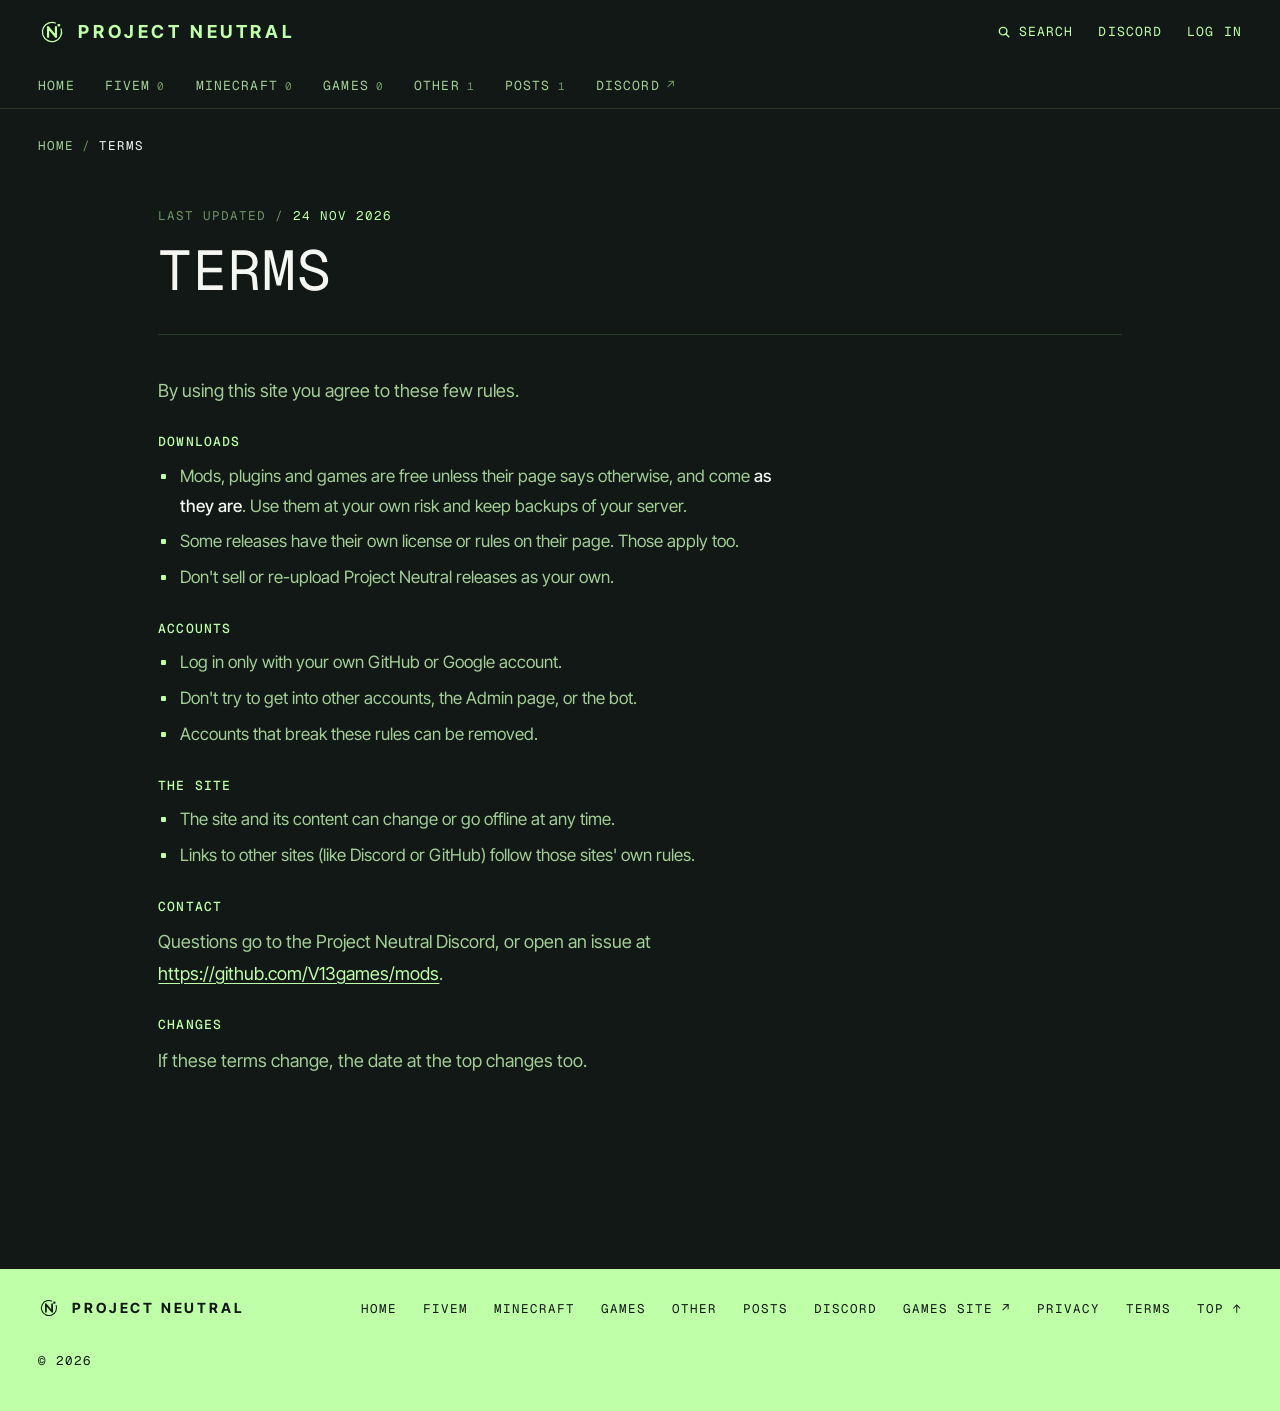
<file: terms/index.html>
<!doctype html>
<html lang="en" data-root="../" data-invite="w8rbDzm6S9" data-games="https://v13games.github.io/">
<head>
<meta charset="utf-8">
<meta name="viewport" content="width=device-width,initial-scale=1,viewport-fit=cover">
<title>Terms · Project Neutral</title>
<meta name="description" content="The few rules for using the Project Neutral site.">
<meta name="theme-color" content="#111816">
<meta property="og:type" content="website">
<meta property="og:site_name" content="Project Neutral">
<meta property="og:title" content="Terms · Project Neutral">
<meta property="og:description" content="The few rules for using the Project Neutral site.">
<meta property="og:url" content="https://v13games.github.io/mods/terms/">
<meta property="og:image" content="https://v13games.github.io/mods/images/brand/banner.png">
<meta name="twitter:card" content="summary_large_image">
<link rel="icon" href="data:image/svg+xml,%3Csvg%20xmlns%3D%22http%3A%2F%2Fwww.w3.org%2F2000%2Fsvg%22%20class%3D%22%22%20width%3D%2264%22%20height%3D%2264%22%20viewBox%3D%220%200%2064%2064%22%20aria-hidden%3D%22true%22%3E%3Crect%20width%3D%2264%22%20height%3D%2264%22%20rx%3D%2216%22%20fill%3D%22%23111816%22%2F%3E%3Ccircle%20cx%3D%2232%22%20cy%3D%2232%22%20r%3D%2222%22%20fill%3D%22none%22%20stroke%3D%22%23bfffa8%22%20stroke-width%3D%224.5%22%20stroke-linecap%3D%22round%22%20stroke-dasharray%3D%22118.2%2020%22%20transform%3D%22rotate(-19%2032%2032)%22%2F%3E%3Crect%20x%3D%2243.81%22%20y%3D%2212.69%22%20width%3D%227.5%22%20height%3D%227.5%22%20rx%3D%221.875%22%20fill%3D%22%23bfffa8%22%2F%3E%3Cpath%20d%3D%22M23%2043V21l18%2022V21%22%20fill%3D%22none%22%20stroke%3D%22%23bfffa8%22%20stroke-width%3D%226.5%22%20stroke-linecap%3D%22round%22%20stroke-linejoin%3D%22round%22%2F%3E%3C%2Fsvg%3E">
<link rel="apple-touch-icon" href="../images/brand/icon-512.png">
<link rel="preconnect" href="https://fonts.googleapis.com">
<link rel="preconnect" href="https://fonts.gstatic.com" crossorigin>
<link rel="stylesheet" href="https://fonts.googleapis.com/css2?family=Geist+Mono:wght@200;400;500;700&family=Inter+Tight:wght@400;500;700&display=swap">
<link rel="stylesheet" href="../site.css">
</head>
<body>
  <!-- This page is made by build.js from the files in the content folder. Change those, not this. -->
  <header class="wrap nav">
    <a class="brand" href="../"><svg xmlns="http://www.w3.org/2000/svg" class="mark" width="28" height="28" viewBox="0 0 64 64" aria-hidden="true"><circle cx="32" cy="32" r="22" fill="none" stroke="currentColor" stroke-width="3" stroke-linecap="round" stroke-dasharray="118.2 20" transform="rotate(-19 32 32)"/><rect x="44.56" y="13.44" width="6" height="6" rx="1.5" fill="currentColor"/><path d="M23 43V21l18 22V21" fill="none" stroke="currentColor" stroke-width="5" stroke-linecap="round" stroke-linejoin="round"/></svg><span>Project Neutral</span></a>
    <div class="nav-links">
      <button type="button" class="search-btn" data-search aria-label="Search (press /)"><svg width="14" height="14" viewBox="0 0 24 24" aria-hidden="true"><path d="M10.5 17a6.5 6.5 0 1 0 0-13 6.5 6.5 0 0 0 0 13ZM15.5 15.5 21 21" fill="none" stroke="currentColor" stroke-width="2.4"/></svg><span class="wide-only">Search</span></button>
      <a class="wide-only" href="https://discord.gg/w8rbDzm6S9">Discord</a>
      <a href="../admin/" data-admin-link hidden>Admin</a>
      <a href="../account/" data-account-link>Log in</a>
    </div>
  </header>
  <nav class="tabs-bar" aria-label="Sections">
    <div class="wrap tabs">
      <a class="tab" href="../">Home</a>
      <a class="tab" href="../fivem/">FiveM <span>0</span></a>
      <a class="tab" href="../minecraft/">Minecraft <span>0</span></a>
      <a class="tab" href="../games/">Games <span data-games-count hidden></span></a>
      <a class="tab" href="../other/">Other <span>1</span></a>
      <a class="tab" href="../posts/">Posts <span>1</span></a>
      <a class="tab ext" href="https://discord.gg/w8rbDzm6S9">Discord</a>
    </div>
  </nav>
  <main>
    <nav class="wrap crumbs label page-crumbs" aria-label="You are here">
      <ol><li><a href="../">Home</a></li><li aria-current="page">Terms</li></ol>
    </nav>
    <article class="wrap post">
      <header class="post-head">
        <p class="label"><span class="dim">Last updated /</span> 24 Nov 2026</p>
        <h1 class="post-title">Terms</h1>
      </header>
      <div class="prose">
<p>By using this site you agree to these few rules.</p>
<h3>Downloads</h3>
<ul class="list"><li>Mods, plugins and games are free unless their page says otherwise, and come <strong>as they are</strong>. Use them at your own risk and keep backups of your server.</li><li>Some releases have their own license or rules on their page. Those apply too.</li><li>Don't sell or re-upload Project Neutral releases as your own.</li></ul>
<h3>Accounts</h3>
<ul class="list"><li>Log in only with your own GitHub or Google account.</li><li>Don't try to get into other accounts, the Admin page, or the bot.</li><li>Accounts that break these rules can be removed.</li></ul>
<h3>The site</h3>
<ul class="list"><li>The site and its content can change or go offline at any time.</li><li>Links to other sites (like Discord or GitHub) follow those sites' own rules.</li></ul>
<h3>Contact</h3>
<p>Questions go to the Project Neutral Discord, or open an issue at <a href="https://github.com/V13games/mods">https://github.com/V13games/mods</a>.</p>
<h3>Changes</h3>
<p>If these terms change, the date at the top changes too.</p>
      </div>
    </article>
  </main>

  <footer class="foot">
    <div class="wrap foot-top">
      <p class="foot-brand"><svg xmlns="http://www.w3.org/2000/svg" class="mark" width="22" height="22" viewBox="0 0 64 64" aria-hidden="true"><circle cx="32" cy="32" r="22" fill="none" stroke="currentColor" stroke-width="3" stroke-linecap="round" stroke-dasharray="118.2 20" transform="rotate(-19 32 32)"/><rect x="44.56" y="13.44" width="6" height="6" rx="1.5" fill="currentColor"/><path d="M23 43V21l18 22V21" fill="none" stroke="currentColor" stroke-width="5" stroke-linecap="round" stroke-linejoin="round"/></svg>Project Neutral</p>
      <nav class="foot-links" aria-label="More">
        <a href="../">Home</a>
        <a href="../fivem/">FiveM</a>
        <a href="../minecraft/">Minecraft</a>
        <a href="../games/">Games</a>
        <a href="../other/">Other</a>
        <a href="../posts/">Posts</a>
        <a href="https://discord.gg/w8rbDzm6S9">Discord</a>
        <a href="https://v13games.github.io/">Games site ↗</a>
        <a href="../privacy/">Privacy</a>
        <a href="../terms/">Terms</a>
        <a href="#">Top ↑</a>
      </nav>
      <p>© 2026</p>
    </div>
  </footer>
  <script src="../search-index.js" defer></script>
  <script src="../site.js" defer></script>
</body>
</html>
</file>
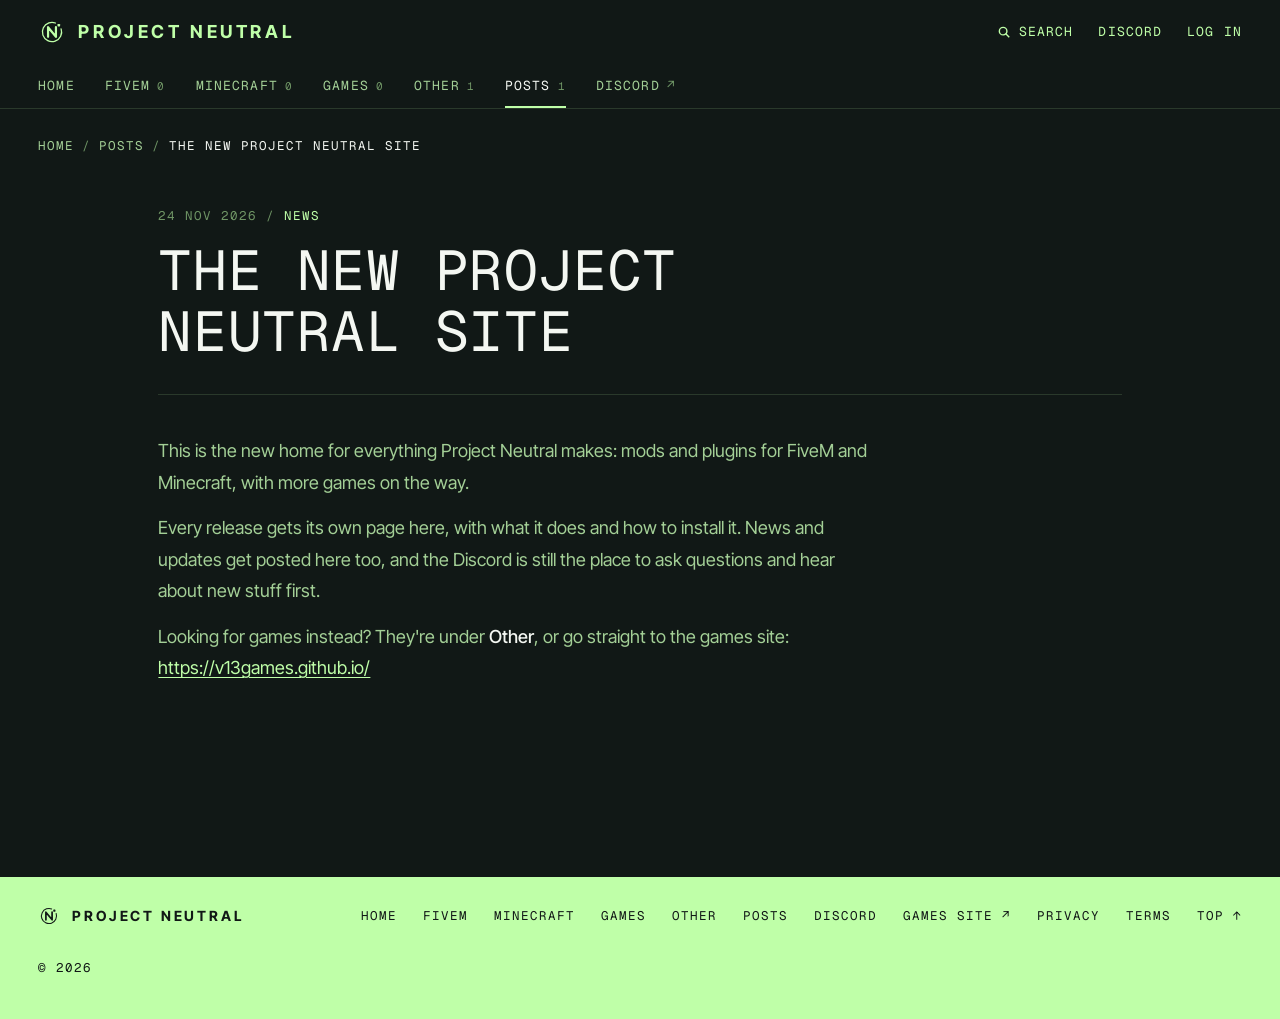
<file: posts/new-site/index.html>
<!doctype html>
<html lang="en" data-root="../../" data-invite="w8rbDzm6S9" data-games="https://v13games.github.io/">
<head>
<meta charset="utf-8">
<meta name="viewport" content="width=device-width,initial-scale=1,viewport-fit=cover">
<title>The new Project Neutral site · Project Neutral</title>
<meta name="description" content="This is the new home for everything Project Neutral makes: mods and plugins for FiveM and Minecraft, with more games on the way.">
<meta name="theme-color" content="#111816">
<meta property="og:type" content="website">
<meta property="og:site_name" content="Project Neutral">
<meta property="og:title" content="The new Project Neutral site · Project Neutral">
<meta property="og:description" content="This is the new home for everything Project Neutral makes: mods and plugins for FiveM and Minecraft, with more games on the way.">
<meta property="og:url" content="https://v13games.github.io/mods/posts/new-site/">
<meta property="og:image" content="https://v13games.github.io/mods/images/brand/banner.png">
<meta name="twitter:card" content="summary_large_image">
<link rel="icon" href="data:image/svg+xml,%3Csvg%20xmlns%3D%22http%3A%2F%2Fwww.w3.org%2F2000%2Fsvg%22%20class%3D%22%22%20width%3D%2264%22%20height%3D%2264%22%20viewBox%3D%220%200%2064%2064%22%20aria-hidden%3D%22true%22%3E%3Crect%20width%3D%2264%22%20height%3D%2264%22%20rx%3D%2216%22%20fill%3D%22%23111816%22%2F%3E%3Ccircle%20cx%3D%2232%22%20cy%3D%2232%22%20r%3D%2222%22%20fill%3D%22none%22%20stroke%3D%22%23bfffa8%22%20stroke-width%3D%224.5%22%20stroke-linecap%3D%22round%22%20stroke-dasharray%3D%22118.2%2020%22%20transform%3D%22rotate(-19%2032%2032)%22%2F%3E%3Crect%20x%3D%2243.81%22%20y%3D%2212.69%22%20width%3D%227.5%22%20height%3D%227.5%22%20rx%3D%221.875%22%20fill%3D%22%23bfffa8%22%2F%3E%3Cpath%20d%3D%22M23%2043V21l18%2022V21%22%20fill%3D%22none%22%20stroke%3D%22%23bfffa8%22%20stroke-width%3D%226.5%22%20stroke-linecap%3D%22round%22%20stroke-linejoin%3D%22round%22%2F%3E%3C%2Fsvg%3E">
<link rel="apple-touch-icon" href="../../images/brand/icon-512.png">
<link rel="preconnect" href="https://fonts.googleapis.com">
<link rel="preconnect" href="https://fonts.gstatic.com" crossorigin>
<link rel="stylesheet" href="https://fonts.googleapis.com/css2?family=Geist+Mono:wght@200;400;500;700&family=Inter+Tight:wght@400;500;700&display=swap">
<link rel="stylesheet" href="../../site.css">
</head>
<body>
  <!-- This page is made by build.js from the files in the content folder. Change those, not this. -->
  <header class="wrap nav">
    <a class="brand" href="../../"><svg xmlns="http://www.w3.org/2000/svg" class="mark" width="28" height="28" viewBox="0 0 64 64" aria-hidden="true"><circle cx="32" cy="32" r="22" fill="none" stroke="currentColor" stroke-width="3" stroke-linecap="round" stroke-dasharray="118.2 20" transform="rotate(-19 32 32)"/><rect x="44.56" y="13.44" width="6" height="6" rx="1.5" fill="currentColor"/><path d="M23 43V21l18 22V21" fill="none" stroke="currentColor" stroke-width="5" stroke-linecap="round" stroke-linejoin="round"/></svg><span>Project Neutral</span></a>
    <div class="nav-links">
      <button type="button" class="search-btn" data-search aria-label="Search (press /)"><svg width="14" height="14" viewBox="0 0 24 24" aria-hidden="true"><path d="M10.5 17a6.5 6.5 0 1 0 0-13 6.5 6.5 0 0 0 0 13ZM15.5 15.5 21 21" fill="none" stroke="currentColor" stroke-width="2.4"/></svg><span class="wide-only">Search</span></button>
      <a class="wide-only" href="https://discord.gg/w8rbDzm6S9">Discord</a>
      <a href="../../admin/" data-admin-link hidden>Admin</a>
      <a href="../../account/" data-account-link>Log in</a>
    </div>
  </header>
  <nav class="tabs-bar" aria-label="Sections">
    <div class="wrap tabs">
      <a class="tab" href="../../">Home</a>
      <a class="tab" href="../../fivem/">FiveM <span>0</span></a>
      <a class="tab" href="../../minecraft/">Minecraft <span>0</span></a>
      <a class="tab" href="../../games/">Games <span data-games-count hidden></span></a>
      <a class="tab" href="../../other/">Other <span>1</span></a>
      <a class="tab" href="../../posts/" aria-current="page">Posts <span>1</span></a>
      <a class="tab ext" href="https://discord.gg/w8rbDzm6S9">Discord</a>
    </div>
  </nav>
  <main>
    <nav class="wrap crumbs label page-crumbs" aria-label="You are here">
      <ol><li><a href="../../">Home</a></li><li><a href="../">Posts</a></li><li aria-current="page">The new Project Neutral site</li></ol>
    </nav>
    <article class="wrap post">
      <header class="post-head">
        <p class="label"><span class="dim">24 Nov 2026 /</span> News</p>
        <h1 class="post-title">The new Project Neutral site</h1>
      </header>
      
      <div class="prose">
<p>This is the new home for everything Project Neutral makes: mods and plugins for FiveM and Minecraft, with more games on the way.</p>
<p>Every release gets its own page here, with what it does and how to install it. News and updates get posted here too, and the Discord is still the place to ask questions and hear about new stuff first.</p>
<p>Looking for games instead? They're under <strong>Other</strong>, or go straight to the games site: <a href="https://v13games.github.io/">https://v13games.github.io/</a></p>
      </div>
    </article>
    
  </main>

  <footer class="foot">
    <div class="wrap foot-top">
      <p class="foot-brand"><svg xmlns="http://www.w3.org/2000/svg" class="mark" width="22" height="22" viewBox="0 0 64 64" aria-hidden="true"><circle cx="32" cy="32" r="22" fill="none" stroke="currentColor" stroke-width="3" stroke-linecap="round" stroke-dasharray="118.2 20" transform="rotate(-19 32 32)"/><rect x="44.56" y="13.44" width="6" height="6" rx="1.5" fill="currentColor"/><path d="M23 43V21l18 22V21" fill="none" stroke="currentColor" stroke-width="5" stroke-linecap="round" stroke-linejoin="round"/></svg>Project Neutral</p>
      <nav class="foot-links" aria-label="More">
        <a href="../../">Home</a>
        <a href="../../fivem/">FiveM</a>
        <a href="../../minecraft/">Minecraft</a>
        <a href="../../games/">Games</a>
        <a href="../../other/">Other</a>
        <a href="../../posts/">Posts</a>
        <a href="https://discord.gg/w8rbDzm6S9">Discord</a>
        <a href="https://v13games.github.io/">Games site ↗</a>
        <a href="../../privacy/">Privacy</a>
        <a href="../../terms/">Terms</a>
        <a href="#">Top ↑</a>
      </nav>
      <p>© 2026</p>
    </div>
  </footer>
  <script src="../../search-index.js" defer></script>
  <script src="../../site.js" defer></script>
</body>
</html>
</file>
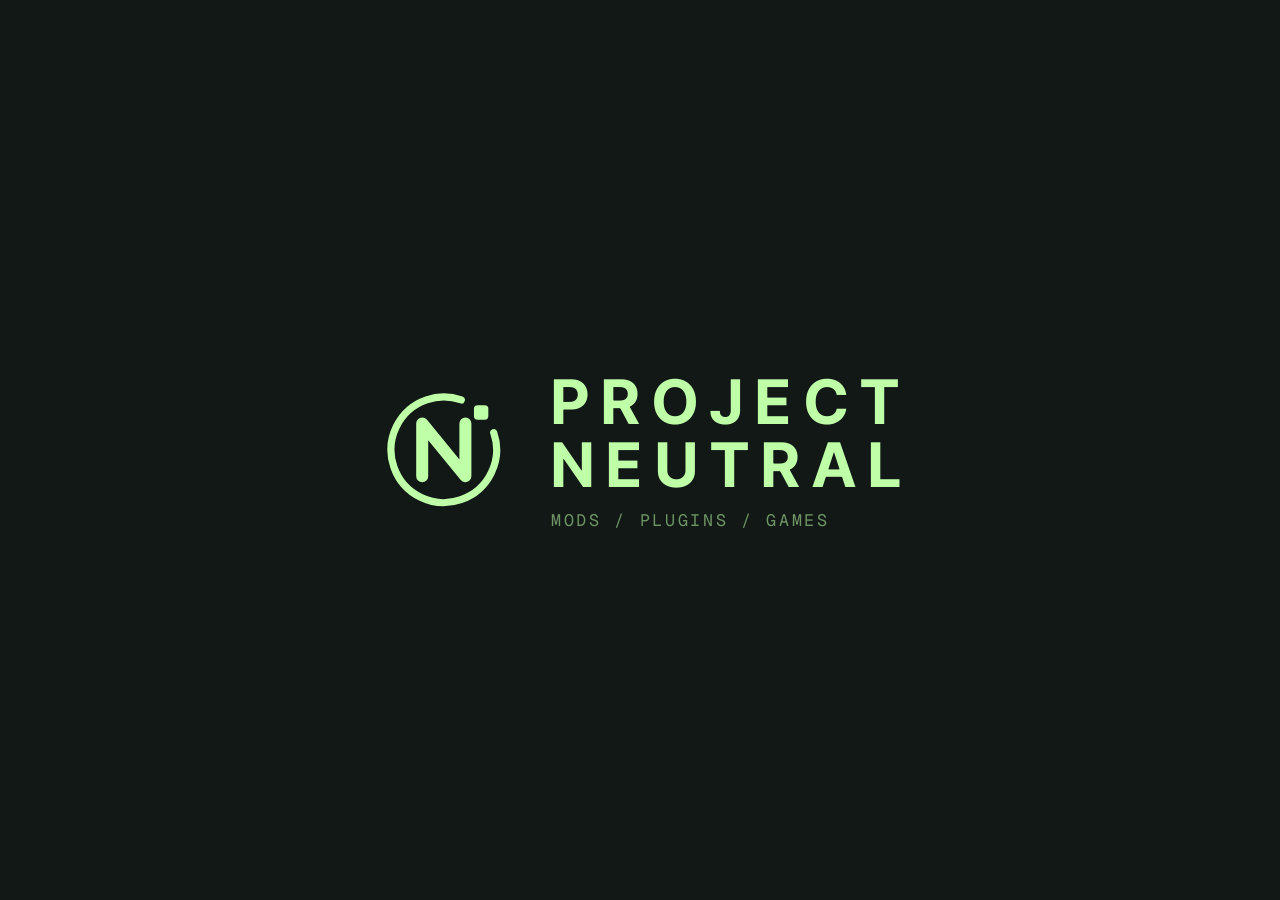
<file: brand/banner.html>
<!doctype html>
<!-- The Project Neutral banner, made at any size: the logo and the name in the middle of a plain dark background.
     ?s= sets how big the logo and name are (1 fits YouTube's safe area; 1.35 for Discord and link previews).
     Make the PNGs with brand/make-images.ps1. -->
<html lang="en">
<head>
<meta charset="utf-8">
<title>Project Neutral banner</title>
<link rel="stylesheet" href="https://fonts.googleapis.com/css2?family=Geist+Mono:wght@400&family=Inter+Tight:wght@700&display=swap">
<script>document.documentElement.style.setProperty('--s', new URLSearchParams(location.search).get('s') || '1');</script>
<style>
html,body{margin:0;width:100vw;height:100vh;overflow:hidden;background:#111816}
.b{width:100vw;height:100vh;display:grid;place-items:center}
.lock{display:flex;align-items:center;gap:calc(var(--s) * 2.4vw)}
.lock svg{flex:none;width:calc(var(--s) * 12vw);height:calc(var(--s) * 12vw);color:#bfffa8}
.name{margin:0;color:#bfffa8;font:700 calc(var(--s) * 4.8vw)/1.02 'Inter Tight',Helvetica,Arial,sans-serif;letter-spacing:.2em;text-transform:uppercase}
.name span{display:block}
.what{margin:calc(var(--s) * 1.2vw) 0 0;color:#6f9565;font:400 calc(var(--s) * 1.3vw)/1 'Geist Mono',ui-monospace,monospace;letter-spacing:.16em;text-transform:uppercase}
</style>
</head>
<body>
<div class="b">
  <div class="lock">
    <svg viewBox="0 0 64 64" aria-hidden="true">
      <circle cx="32" cy="32" r="22" fill="none" stroke="currentColor" stroke-width="3" stroke-linecap="round" stroke-dasharray="118.2 20" transform="rotate(-19 32 32)"/>
      <rect x="44.56" y="13.44" width="6" height="6" rx="1.5" fill="currentColor"/>
      <path d="M23 43V21l18 22V21" fill="none" stroke="currentColor" stroke-width="5" stroke-linecap="round" stroke-linejoin="round"/>
    </svg>
    <div>
      <p class="name"><span>Project</span><span>Neutral</span></p>
      <p class="what">Mods / Plugins / Games</p>
    </div>
  </div>
</div>
</body>
</html>
</file>
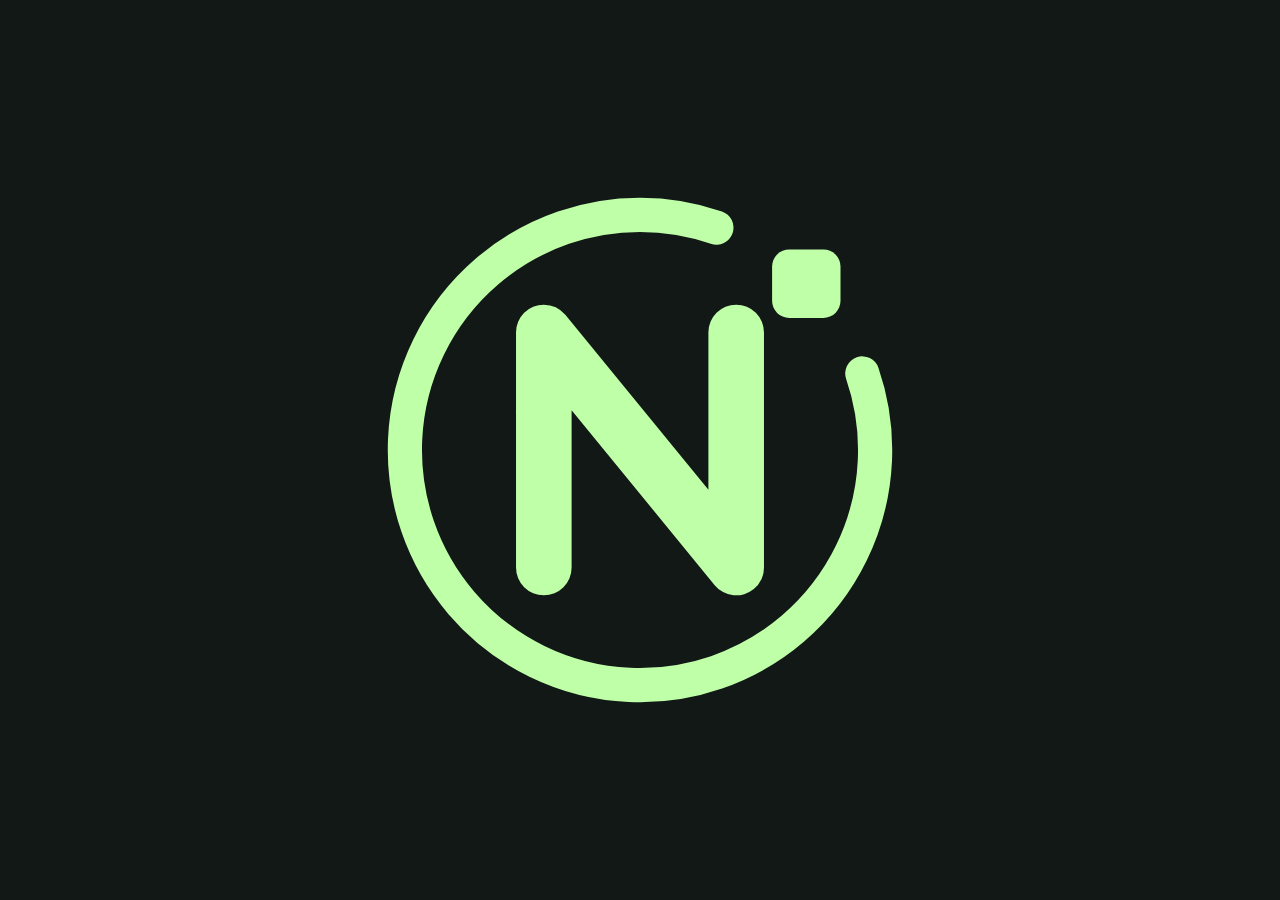
<file: brand/icon.html>
<!doctype html>
<!-- The Project Neutral icon, made at any square size (512 for Discord, 800 for YouTube).
     Discord and YouTube show it as a circle, so everything stays in the middle. Make the PNGs with brand/make-images.ps1. -->
<html lang="en">
<head>
<meta charset="utf-8">
<title>Project Neutral icon</title>
<style>
html,body{margin:0;width:100vw;height:100vh;overflow:hidden;background:#111816}
.i{width:100vw;height:100vh;display:grid;place-items:center}
svg{width:76vmin;height:76vmin;color:#bfffa8}
</style>
</head>
<body>
<div class="i">
  <svg viewBox="0 0 64 64" aria-hidden="true">
    <circle cx="32" cy="32" r="22" fill="none" stroke="currentColor" stroke-width="3.2" stroke-linecap="round" stroke-dasharray="118.2 20" transform="rotate(-19 32 32)"/>
    <rect x="44.36" y="13.24" width="6.4" height="6.4" rx="1.6" fill="currentColor"/>
    <path d="M23 43V21l18 22V21" fill="none" stroke="currentColor" stroke-width="5.2" stroke-linecap="round" stroke-linejoin="round"/>
  </svg>
</div>
</body>
</html>
</file>
<file: site.css>
/* Project Neutral. Shared by every page.
   Kept simple on purpose: a dark page in one green, flat colours, thin lines, no glow, no effects.
   Outlined words always use Helvetica/Arial: their letters are single shapes, so the outline has no stray lines. */
:root{
  --bg:#111816; --panel:#161f1b; --panel-2:#1c2722;
  --lime:#bfffa8; --white:#f4f7f2; --ink:#111816;
  --text:var(--lime); --muted:#a3cf96; --dim:#6f9565;
  --line:rgba(191,255,168,.14); --line-2:rgba(191,255,168,.32);
  --mono:'Geist Mono',ui-monospace,SFMono-Regular,Menlo,Consolas,monospace;
  --sans:'Inter Tight','Helvetica Neue',Helvetica,Arial,sans-serif;
  --outline:'Helvetica Neue',Helvetica,Arial,sans-serif;
  --track:.08em;
  --gutter:clamp(16px,3vw,40px);
  --r-sm:8px; --r:12px;
  color-scheme:dark;
}
*{box-sizing:border-box}
[hidden]{display:none!important}
html{-webkit-text-size-adjust:100%;scroll-behavior:smooth;background:var(--bg)}
body{margin:0;min-height:100vh;display:flex;flex-direction:column;background:var(--bg);color:var(--text);font:400 16px/1.6 var(--sans);-webkit-font-smoothing:antialiased}
main{flex:1}
::selection{background:var(--lime);color:var(--ink)}
a{color:inherit}
a:focus-visible,button:focus-visible,input:focus-visible{outline:1px solid var(--lime);outline-offset:3px}
h1,h2,h3{margin:0;font-weight:700;text-wrap:balance}
.wrap{position:relative;width:100%;max-width:1680px;margin-inline:auto;padding-left:max(var(--gutter),env(safe-area-inset-left,0px));padding-right:max(var(--gutter),env(safe-area-inset-right,0px))}
.sr-only{position:absolute;width:1px;height:1px;margin:-1px;padding:0;overflow:hidden;clip:rect(0 0 0 0);white-space:nowrap;border:0}
.label{font:400 12.5px/1.5 var(--mono);letter-spacing:var(--track);text-transform:uppercase}
.dim{color:var(--dim)}
.section{padding-top:clamp(40px,5vw,72px);scroll-margin-top:72px}

/* top bar: logo and name on the left; search and Discord on the right */
.nav{display:flex;align-items:center;justify-content:space-between;gap:16px;padding-block:18px}
.brand{display:flex;align-items:center;gap:12px;min-width:0;color:var(--lime);text-decoration:none;font:700 clamp(15px,1.4vw,18px)/1 var(--sans);letter-spacing:.2em;text-transform:uppercase}
.brand .mark{flex:none;color:var(--lime)}
.brand span{white-space:nowrap}
.nav-links{display:flex;align-items:center;gap:clamp(14px,2vw,28px)}
.nav-links a,.search-btn{display:inline-flex;align-items:center;gap:8px;padding:0;border:0;background:none;color:var(--lime);font:400 13px/1.5 var(--mono);letter-spacing:var(--track);text-transform:uppercase;text-decoration:none;white-space:nowrap;cursor:pointer}
.nav-links a:hover,.search-btn:hover{text-decoration:underline;text-underline-offset:5px}

/* tabs: one per thing, stuck to the top while you scroll */
.tabs-bar{position:sticky;top:0;z-index:20;background:var(--bg);border-bottom:1px solid var(--line)}
.tabs{display:flex;gap:clamp(18px,2.4vw,32px);overflow-x:auto;scrollbar-width:none}
.tabs::-webkit-scrollbar{display:none}
.tab{flex:none;display:inline-flex;align-items:baseline;gap:7px;padding:14px 0 12px;border-bottom:2px solid transparent;color:var(--muted);font:400 13px/1.2 var(--mono);letter-spacing:var(--track);text-transform:uppercase;text-decoration:none;white-space:nowrap}
.tab:hover{color:var(--lime)}
.tab[aria-current="page"]{color:var(--white);border-bottom-color:var(--lime)}
.tab span{color:var(--dim);font-size:11px}
.tab.ext::after{content:"↗";color:var(--dim)}

/* buttons */
.btn{display:inline-flex;align-items:center;justify-content:center;gap:10px;padding:12px 18px;border:1px solid var(--lime);border-radius:var(--r-sm);background:var(--lime);color:var(--ink);font:500 13px/1.2 var(--mono);letter-spacing:var(--track);text-transform:uppercase;text-decoration:none;white-space:nowrap;cursor:pointer;transition:background-color .15s,border-color .15s,color .15s}
.btn:hover{background:var(--white);border-color:var(--white)}
.btn.ghost{background:transparent;color:var(--lime);border-color:var(--line-2)}
.btn.ghost:hover{border-color:var(--lime)}
.btn.big{padding:15px 22px;font-size:14px}
.btn.wide{width:100%;padding:15px 20px}
.btn svg{flex:none}
.play-row{display:flex;flex-wrap:wrap;align-items:center;gap:10px}
.new{display:inline-block;padding:3px 9px;border-radius:var(--r-sm);background:var(--lime);color:var(--ink);font:500 11px/1.4 var(--mono);letter-spacing:var(--track);text-transform:uppercase;white-space:nowrap}
kbd{display:inline-grid;place-items:center;min-width:22px;padding:2px 6px;border:1px solid var(--line-2);border-radius:5px;color:var(--muted);font:400 11px/1.3 var(--mono)}

/* giant outlined words that fill the width (a script fits them exactly; this guess comes first) */
.giant{display:block;width:100%;line-height:0;pointer-events:none}
.giant [data-fit]{display:inline-block;white-space:nowrap;font:700 calc((min(100vw,1680px) - 2 * var(--gutter)) / (var(--len,5) * .7))/.8 var(--outline);letter-spacing:0;text-transform:uppercase;color:transparent;-webkit-text-stroke:1.5px var(--lime);-webkit-text-stroke-width:max(1.5px,.009em)}

/* the front page: PROJECT, then NEUTRAL across the page, then one line and the buttons */
.intro{padding-top:clamp(28px,4vw,56px)}
.intro .label{margin:0 0 clamp(12px,1.6vw,20px)}
.intro-row{display:flex;flex-wrap:wrap;align-items:center;justify-content:space-between;gap:18px 32px;margin-top:clamp(22px,3vw,40px);padding-top:clamp(18px,2.4vw,28px);border-top:1px solid var(--line)}
.intro-row p{margin:0;max-width:34em;color:var(--muted);font-size:clamp(16px,1.3vw,18px)}

/* a tab's own top: its name across the page */
.page-head{padding-top:clamp(28px,4vw,56px)}
.page-head .label{margin:0 0 clamp(12px,1.6vw,20px)}
.page-sub{margin:clamp(18px,2.4vw,28px) 0 0;max-width:36em;color:var(--muted);font-size:17px}
.page-head .play-row{margin-top:20px}
.sq{display:inline-block;width:8px;height:8px;margin-right:9px;border-radius:2px;background:var(--game,var(--lime));vertical-align:0}

/* section titles: "// Releases" */
.title-row{display:flex;flex-wrap:wrap;align-items:center;justify-content:space-between;gap:14px 24px;margin-bottom:clamp(18px,2.4vw,28px);min-width:0}
.title-row h2{flex:none;font:400 12.5px/1.5 var(--mono);letter-spacing:var(--track);text-transform:uppercase}
.title-row h2 span{color:var(--dim);margin-right:6px}
.see-all{color:var(--lime);text-decoration:none}
.see-all:hover{text-decoration:underline;text-underline-offset:4px}
.chips{display:flex;flex-wrap:wrap;gap:6px}
.chip{display:inline-flex;align-items:center;gap:8px;padding:7px 12px;border:1px solid var(--lime);border-radius:var(--r-sm);background:transparent;color:var(--lime);font:400 12px/1.3 var(--mono);letter-spacing:var(--track);text-transform:uppercase;cursor:pointer}
.chip b{font-weight:500}
.chip i{font-style:normal;font-size:15px;line-height:1}

/* cards: a picture, then number / game, the name, and a button */
.grid{display:grid;grid-template-columns:repeat(auto-fill,minmax(min(100%,290px),1fr));gap:clamp(28px,3vw,44px) clamp(16px,2vw,28px)}
.card{position:relative;display:flex;flex-direction:column;min-width:0}
.card:has(.card-link:focus-visible){outline:1px solid var(--lime);outline-offset:6px}
.frame{position:relative;overflow:hidden;isolation:isolate;border-radius:var(--r);background:var(--panel)}
.frame img{display:block;width:100%;height:auto;aspect-ratio:16/9;object-fit:cover;transition:transform .5s ease}
.card:hover .frame img{transform:scale(1.03)}
.meta{display:grid;grid-template-columns:minmax(0,1fr) auto;align-items:center;gap:4px 16px;padding:14px 0 16px;border-bottom:1px solid var(--line)}
.meta .no{grid-column:1;color:var(--dim);font:400 12px/1.4 var(--mono);letter-spacing:var(--track);text-transform:uppercase}
.meta .no::before{content:"";display:inline-block;width:8px;height:8px;margin-right:9px;border-radius:2px;background:var(--game,var(--lime));vertical-align:0}
.meta h3{grid-column:1;font:400 clamp(19px,1.6vw,23px)/1.2 var(--mono);letter-spacing:.03em;text-transform:uppercase;overflow-wrap:anywhere}
.meta .sum{grid-column:1/-1;margin:4px 0 0;color:var(--muted);font-size:14.5px;line-height:1.55;display:-webkit-box;-webkit-line-clamp:2;-webkit-box-orient:vertical;overflow:hidden}
.card-link{text-decoration:none;outline:none;transition:color .15s}
.card-link::after{content:"";position:absolute;inset:0;z-index:1}
.card:hover .card-link{color:var(--white)}
.play{grid-column:2;grid-row:1/3;position:relative;z-index:2;display:inline-flex;align-items:center;gap:8px;padding:10px 13px;border:1px solid var(--line-2);border-radius:var(--r-sm);color:var(--lime);font:500 12px/1.2 var(--mono);letter-spacing:var(--track);text-transform:uppercase;text-decoration:none;white-space:nowrap;transition:background-color .15s,border-color .15s,color .15s}
.card:hover .play{border-color:var(--lime)}
.play:hover{background:var(--lime);color:var(--ink)}

/* a card without a picture: its name outlined on a plain panel */
.frame.gen{display:grid;place-items:center;aspect-ratio:16/9;container-type:inline-size;border:1px solid var(--line)}
.gen b{display:block;max-width:84%;font-weight:700;font-family:var(--outline);line-height:.92;text-align:center;text-transform:uppercase;color:transparent;-webkit-text-stroke:1.2px var(--lime)}
.gen i{position:absolute;top:12px;left:14px;color:var(--dim);font:400 11px/1.4 var(--mono);font-style:normal;letter-spacing:var(--track);text-transform:uppercase}
.gen i+i{left:auto;right:14px}
.card.soon .frame{border-style:dashed;border-color:var(--line-2)}
.card.soon .gen b{-webkit-text-stroke-color:var(--dim)}
.frame.collage{display:grid;grid-template-columns:1fr 1fr;grid-template-rows:1fr 1fr;gap:2px;aspect-ratio:16/9;background:var(--bg)}
.frame.collage img{aspect-ratio:auto;height:100%;min-height:0}

/* tags under a mod: clicking one shows everything that has it */
.tags{display:flex;flex-wrap:wrap;gap:6px 16px;list-style:none;margin:0;padding:0}
.tags a{position:relative;z-index:2;color:var(--dim);font:400 11.5px/1.6 var(--mono);letter-spacing:var(--track);text-transform:uppercase;text-decoration:none}
.tags a::before{content:"#"}
.tags a:hover{color:var(--lime);text-decoration:underline;text-underline-offset:4px}
.empty{padding:40px 20px;text-align:center;border-top:1px solid var(--line);border-bottom:1px solid var(--line)}
.empty p{margin:0 0 16px}

/* games in a row you can scroll sideways, on the front page */
.strip{display:grid;grid-auto-flow:column;grid-auto-columns:minmax(min(80vw,290px),1fr);gap:clamp(16px,2vw,28px);overflow-x:auto;padding-bottom:12px;scroll-snap-type:x mandatory;scrollbar-width:thin;scrollbar-color:var(--line-2) transparent}
.strip>.card{scroll-snap-align:start}
.card.skel .frame{aspect-ratio:16/9}
.card.skel h3{color:var(--dim)}
.games-fail{margin:0;padding:24px;border:1px dashed var(--line-2);border-radius:var(--r);color:var(--muted);text-align:center}
.games-fail a{color:var(--lime)}

/* nothing in a tab yet */
.soon-box{display:grid;justify-items:start;gap:12px;padding:clamp(28px,4vw,48px);border:1px dashed var(--line-2);border-radius:var(--r)}
.soon-box p{margin:0}
.soon-box .note{color:var(--muted)}
.soon-box .play-row{margin-top:8px}

/* posts: date / title and a few words / tag */
.feed{list-style:none;margin:0;padding:0;border-bottom:1px solid var(--line)}
.feed-row{display:grid;grid-template-columns:132px minmax(0,1fr) auto;column-gap:clamp(14px,2.6vw,36px);align-items:baseline;padding-block:18px;border-top:1px solid var(--line);text-decoration:none}
.feed-date{color:var(--dim);font:400 12.5px/1.5 var(--mono);letter-spacing:var(--track);text-transform:uppercase;white-space:nowrap}
.feed-text{display:grid;gap:6px;min-width:0}
.feed-text b{font:400 clamp(18px,1.6vw,22px)/1.25 var(--mono);letter-spacing:.03em;text-transform:uppercase}
.feed-row:hover b{color:var(--white)}
.feed-text span{max-width:52em;color:var(--muted);font-size:15px;line-height:1.6}
.feed-tag{padding:3px 9px;border:1px solid var(--line-2);border-radius:var(--r-sm);color:var(--lime);font:400 11.5px/1.4 var(--mono);letter-spacing:var(--track);text-transform:uppercase;white-space:nowrap}
.feed-empty{padding:24px 0;border-top:1px solid var(--line);color:var(--muted)}
@media (max-width:640px){.feed-row{grid-template-columns:minmax(0,1fr) auto;row-gap:10px}.feed-text{grid-column:1/-1}.feed-tag{grid-column:2;grid-row:1;justify-self:end}}

/* the Discord box */
.join-box{display:flex;flex-wrap:wrap;align-items:center;justify-content:space-between;gap:20px 40px;padding:clamp(24px,3.6vw,44px);border:1px solid var(--line-2);border-radius:var(--r)}
.join-box h2{margin:0 0 10px}
.join-box p{margin:0;max-width:34em;color:var(--muted);font-size:17px}
.stats{display:flex;flex-wrap:wrap;gap:4px 16px;margin:0;color:var(--muted);font:400 12px/1.5 var(--mono);letter-spacing:var(--track);text-transform:uppercase}
.join-box .stats{margin-top:12px;font-size:12px}
.stats b{color:var(--white);font-weight:500}

/* one important sentence in mono capitals */
.big-lede{margin:0;max-width:40em;font:700 clamp(17px,1.5vw,21px)/1.45 var(--mono);letter-spacing:.04em;text-transform:uppercase}

/* a mod's own page: its picture (or a plain panel) with its name outlined over it */
.ghero{position:relative;isolation:isolate;display:flex;flex-direction:column;min-height:clamp(380px,68svh,760px);margin-top:clamp(12px,2vw,24px);overflow:hidden;border-radius:var(--r);background:var(--ink)}
.ghero-img{position:absolute;inset:0;z-index:-2;width:100%;height:100%;object-fit:cover}
.ghero:has(.ghero-img)::before{content:"";position:absolute;inset:0;z-index:-1;pointer-events:none;background:linear-gradient(180deg,rgba(17,24,22,.85) 0,rgba(17,24,22,.2) 30%,rgba(17,24,22,.15) 55%,rgba(17,24,22,.85) 85%,var(--bg) 100%)}
.ghero.plain{min-height:clamp(300px,46svh,520px);border:1px solid var(--line);background:var(--panel)}
.ghero .crumbs{padding-top:clamp(18px,2.4vw,28px)}
.ghero-in{margin-top:auto;padding-top:40px}
.ghero .giant{margin-top:clamp(16px,2.4vw,32px);padding:0 var(--gutter) clamp(16px,2vw,26px)}
.crumbs ol{display:flex;flex-wrap:wrap;align-items:center;gap:6px 8px;margin:0;padding:0;list-style:none}
.crumbs li+li::before{content:"/";margin-right:8px;color:var(--dim)}
.crumbs a{text-decoration:none;color:var(--muted)}
.crumbs a:hover{color:var(--lime);text-decoration:underline;text-underline-offset:4px}
.crumbs [aria-current]{color:var(--white)}

.gintro{display:grid;grid-template-columns:minmax(0,1fr) minmax(0,2fr);gap:clamp(24px,4vw,64px);padding-block:clamp(36px,5vw,72px)}
.spec{margin:0;text-align:right;color:var(--white);font:400 12.5px/1.9 var(--mono);letter-spacing:var(--track);text-transform:uppercase}
.spec-head{margin:0 0 6px;color:var(--lime)}
.spec-head::before{content:"";display:inline-block;width:8px;height:8px;margin-right:9px;border-radius:2px;background:var(--game,var(--lime));vertical-align:1px}
.spec dl{margin:0}
.spec dt{display:inline;color:var(--dim)}
.spec dt::after{content:" / "}
.spec dd{display:inline;margin:0}
.spec a{text-decoration:none}
.spec a:hover{text-decoration:underline;text-underline-offset:4px}
.gintro .new{margin-bottom:16px}
.gintro .tags{margin-top:20px}

.details{display:grid;grid-template-columns:minmax(0,1.6fr) minmax(0,1fr);gap:clamp(28px,5vw,80px);align-items:start;padding-bottom:clamp(40px,6vw,88px)}
.col-main{display:grid;gap:clamp(36px,4.6vw,56px);min-width:0}
.col-main section{scroll-margin-top:72px;min-width:0}
.col-side{display:grid;gap:clamp(28px,3.6vw,44px)}
.details h2,.panel h2{margin:0 0 18px;padding-top:14px;border-top:1px solid var(--line);font:400 12.5px/1.5 var(--mono);letter-spacing:var(--track);text-transform:uppercase}
.panel p{margin:0 0 18px;color:var(--muted);font-size:15.5px;line-height:1.6}

/* written text from the .md files */
.prose{min-width:0}
.prose p,.prose li{color:var(--muted);font-size:17px;line-height:1.75}
.prose p{margin:0 0 14px;max-width:40em}
.prose a{color:var(--lime);text-underline-offset:3px;text-decoration-thickness:1px}
.prose a:hover{color:var(--white)}
.prose strong{color:var(--white);font-weight:500}
.prose h3{margin:26px 0 10px;color:var(--lime);font:500 13px/1.5 var(--mono);letter-spacing:var(--track);text-transform:uppercase}
.prose code{padding:2px 6px;border-radius:5px;background:var(--panel-2);color:var(--white);font:400 .86em/1.4 var(--mono)}
.prose pre{margin:0 0 16px;padding:16px 18px;overflow-x:auto;border:1px solid var(--line);border-radius:var(--r-sm);background:var(--panel)}
.prose pre code{padding:0;background:none;font-size:14px;line-height:1.65}
.prose blockquote{margin:0 0 16px;padding:2px 0 2px 18px;border-left:2px solid var(--lime)}
.prose blockquote p{color:var(--white)}
.prose .list{margin:0 0 16px;padding:0;list-style:none;max-width:40em}
.prose .list li{position:relative;padding-left:22px;margin-bottom:6px}
.prose .list li::before{content:"";position:absolute;left:3px;top:.7em;width:5px;height:5px;border-radius:1px;background:var(--lime)}
.prose .shot{margin:0 0 18px;overflow:hidden;border-radius:var(--r);background:var(--panel)}
.prose .shot img{display:block;max-width:100%;height:auto}
.prose .video{position:relative;margin:0 0 18px;overflow:hidden;border-radius:var(--r);aspect-ratio:16/9;background:var(--panel)}
.prose .video iframe{position:absolute;inset:0;width:100%;height:100%;border:0}
.steps{margin:0 0 16px;padding:0;list-style:none;counter-reset:step;max-width:44em}
.steps li{counter-increment:step;display:grid;grid-template-columns:52px minmax(0,1fr);gap:12px;padding-block:14px;border-top:1px solid var(--line);font-size:16.5px;line-height:1.6}
.steps li:first-child{border-top:0;padding-top:0}
.steps li::before{content:counter(step,decimal-leading-zero);padding-top:3px;color:var(--lime);font:400 13px/1.5 var(--mono);letter-spacing:var(--track)}
.steps li>div{min-width:0}
.steps pre{margin:12px 0 0}

/* a post's own page */
.post{max-width:1040px;padding-block:clamp(28px,4vw,56px) clamp(40px,6vw,88px)}
.post-head{margin-bottom:clamp(24px,3.4vw,40px);padding-bottom:clamp(20px,2.6vw,32px);border-bottom:1px solid var(--line)}
.post-head .label{margin:0 0 16px}
.post-title{color:var(--white);font:400 clamp(28px,4.4vw,56px)/1.08 var(--mono);letter-spacing:.01em;text-transform:uppercase}
.post .frame{margin-bottom:clamp(24px,3.4vw,40px)}
.post .prose p{font-size:18px}
.page-crumbs{padding-top:clamp(18px,2.4vw,28px)}

/* previous and next */
.pager{display:grid;grid-template-columns:1fr 1fr;margin-bottom:clamp(44px,6vw,80px);border-top:1px solid var(--line);border-bottom:1px solid var(--line)}
.pg{display:grid;gap:8px;min-width:0;padding-block:22px 24px;text-decoration:none}
.pg+.pg{padding-left:var(--gutter);border-left:1px solid var(--line)}
.pg span{color:var(--dim)}
.pg b{font:400 clamp(20px,2.2vw,30px)/1.15 var(--mono);letter-spacing:.03em;text-transform:uppercase;white-space:nowrap;overflow:hidden;text-overflow:ellipsis}
.pg:hover b{color:var(--white)}
.pg.next{text-align:right;grid-column:2}

/* search everything: press / or Ctrl+K */
.palette{position:fixed;inset:0;z-index:100;display:grid;align-items:start;justify-items:center;padding:max(12vh,24px) 16px 16px;background:rgba(8,12,10,.72)}
.palette-box{width:min(640px,100%);overflow:hidden;border:1px solid var(--line-2);border-radius:var(--r);background:var(--panel)}
.palette-in{display:flex;align-items:center;gap:12px;padding:14px 16px;border-bottom:1px solid var(--line)}
.palette-in svg{flex:none;color:var(--dim)}
.palette-in input{flex:1;min-width:0;padding:0;border:0;outline:0;background:none;color:var(--white);font:400 16px/1.4 var(--mono);caret-color:var(--lime)}
.palette-in input::placeholder{color:var(--dim)}
.palette-in input::-webkit-search-cancel-button{display:none}
.palette-list{max-height:min(56vh,460px);margin:0;padding:6px;overflow-y:auto;list-style:none}
.palette-head{padding:12px 10px 6px;color:var(--dim);font:400 11px/1.4 var(--mono);letter-spacing:var(--track);text-transform:uppercase}
.palette-list a{display:grid;grid-template-columns:minmax(0,1fr) auto;align-items:center;gap:12px;padding:9px 10px;border-radius:var(--r-sm);color:var(--lime);text-decoration:none}
.palette-list [aria-selected="true"] a{background:var(--panel-2)}
.palette-list b{display:block;overflow:hidden;font:400 14px/1.35 var(--mono);letter-spacing:.03em;text-transform:uppercase;white-space:nowrap;text-overflow:ellipsis}
.palette-list small{display:block;overflow:hidden;color:var(--dim);font-size:12.5px;white-space:nowrap;text-overflow:ellipsis}
.palette-list em{color:var(--dim);font:400 11px/1 var(--mono);font-style:normal;letter-spacing:var(--track);text-transform:uppercase;white-space:nowrap}
.palette-none{padding:24px 10px;color:var(--muted)}

/* footer: a solid green block */
.foot{margin-top:clamp(56px,8vw,112px);background:var(--lime);color:var(--ink)}
.foot a{color:var(--ink)}
.foot-top{display:flex;flex-wrap:wrap;align-items:center;justify-content:space-between;gap:18px 40px;padding-block:28px;font:400 12.5px/1.7 var(--mono);letter-spacing:var(--track);text-transform:uppercase}
.foot-brand{display:flex;align-items:center;gap:12px;margin:0;font:700 14px/1 var(--sans);letter-spacing:.2em}
.foot-brand .mark{color:var(--ink)}
.foot-links{display:flex;flex-wrap:wrap;gap:6px 26px}
.foot-links a{text-decoration:none}
.foot-links a:hover{text-decoration:underline;text-underline-offset:4px}

@media (max-width:900px){.gintro,.details{grid-template-columns:minmax(0,1fr)}.spec{order:2;text-align:left}}
@media (max-width:560px){.pager{grid-template-columns:minmax(0,1fr)}.pg+.pg{padding-left:0;border-left:0;border-top:1px solid var(--line)}.pg.next{text-align:left;grid-column:auto}.play-row .btn{flex:1 1 auto}.intro-row .play-row{width:100%}}
@media (max-width:480px){.nav-links .wide-only{display:none}.brand{gap:10px;letter-spacing:.16em}}
@media (prefers-reduced-motion:reduce){html{scroll-behavior:auto}.frame img,.btn,.play,.card-link{transition:none}.card:hover .frame img{transform:none}}

/* accounts: logging in, your account, and the Admin page */
.acct{display:grid;justify-items:start;gap:14px;max-width:720px}
.acct p{margin:0}
.note{color:var(--muted)}
.acct .play-row{margin-top:6px}
.me{display:flex;align-items:center;gap:16px}
.me img{flex:none;width:64px;height:64px;border-radius:50%;border:1px solid var(--line-2);background:var(--panel)}
.me-name{color:var(--white);font:400 clamp(22px,2.2vw,28px)/1.2 var(--mono);letter-spacing:.03em;text-transform:uppercase}
.role{display:inline-block;padding:2px 8px;border-radius:var(--r-sm);background:var(--lime);color:var(--ink)}
.role[data-role="member"]{background:transparent;color:var(--lime);border:1px solid var(--line-2)}
.send-status{min-height:1.5em;margin:0;color:var(--white)}
.send-status a{color:var(--lime)}
.bad,.send-status.bad{color:#ff9b8a}
.demo-note{margin:0 0 20px;padding:12px 16px;border:1px dashed var(--line-2);border-radius:var(--r-sm);color:var(--muted)}

.admin-grid{display:grid;grid-template-columns:minmax(0,1.3fr) minmax(0,1fr);gap:clamp(24px,4vw,56px);align-items:start}
.composer{display:grid;gap:18px}
.field{display:grid;gap:8px}
.field select,.field textarea{width:100%;padding:12px 14px;border:1px solid var(--line-2);border-radius:var(--r-sm);background:var(--panel);color:var(--white);font:400 16px/1.5 var(--sans)}
.field select{font-family:var(--mono);font-size:14px}
.field textarea{min-height:200px;resize:vertical}
.field select:focus,.field textarea:focus{outline:1px solid var(--lime);outline-offset:1px;border-color:var(--lime)}
.field .count{justify-self:end}
.checks{display:flex;flex-wrap:wrap;gap:10px 24px}
.check{display:inline-flex;align-items:center;gap:10px;color:var(--muted);cursor:pointer}
.check input{width:18px;height:18px;margin:0;accent-color:var(--lime)}
.btn[disabled]{opacity:.5;cursor:not-allowed}

.side .label{margin:0 0 10px}
.side-title{margin-top:28px!important}
.preview{display:grid;grid-template-columns:40px minmax(0,1fr);gap:12px;padding:16px;border:1px solid var(--line);border-radius:var(--r);background:var(--panel)}
.preview-av{width:40px;height:40px;border-radius:50%}
.preview-body{min-width:0}
.preview-head{margin:0 0 4px;color:var(--white)}
.preview-head b{font-weight:500}
.bot-tag{display:inline-block;padding:0 5px;border-radius:4px;background:var(--lime);color:var(--ink);font:500 10px/1.6 var(--mono);text-transform:uppercase;vertical-align:2px}
.preview-text{color:var(--white);font-size:15px;line-height:1.5;overflow-wrap:anywhere}
.preview-text code{padding:1px 5px;border-radius:4px;background:var(--panel-2);font:400 .9em var(--mono)}
.preview-text .ping{padding:0 2px;border-radius:3px;background:rgba(191,255,168,.16);color:var(--lime)}
.preview-banner{display:block;width:100%;max-width:400px;height:auto;margin-top:10px;border-radius:var(--r-sm)}
.recent{list-style:none;margin:0;padding:0;border-top:1px solid var(--line)}
.recent li{border-bottom:1px solid var(--line)}
.recent li.dim{padding:12px 0}
.recent a{display:grid;gap:2px;padding:10px 0;color:var(--muted);text-decoration:none;font-size:14.5px}
.recent a:hover span:last-child{color:var(--white)}
@media (max-width:900px){.admin-grid{grid-template-columns:minmax(0,1fr)}}
</file>
